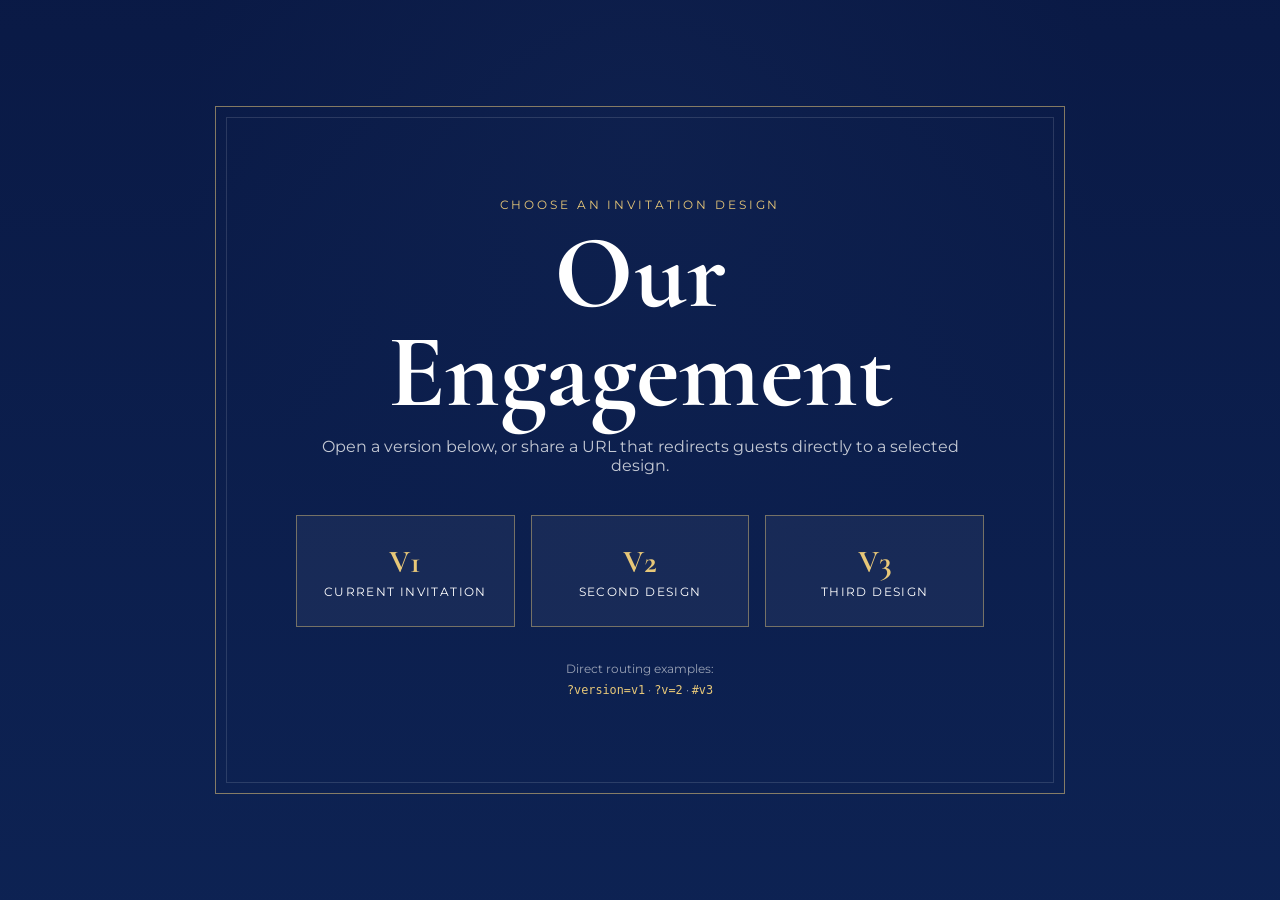
<file: index.html>
<!DOCTYPE html>
<html lang="en">
<head>
  <meta charset="UTF-8">
  <meta name="viewport" content="width=device-width, initial-scale=1.0">
  <meta name="theme-color" content="#10265f">
  <title>Engagement Invitation</title>
  <link rel="preconnect" href="https://fonts.googleapis.com">
  <link rel="preconnect" href="https://fonts.gstatic.com" crossorigin>
  <link href="https://fonts.googleapis.com/css2?family=Cormorant+Garamond:wght@500;600;700&family=Montserrat:wght@400;500;600&display=swap" rel="stylesheet">
  <style>
    :root { --blue:#10265f; --gold:#c89a3d; --gold-light:#e7c778; --cream:#fffaf0; }
    * { box-sizing:border-box; }
    body {
      margin:0;
      min-height:100svh;
      display:grid;
      place-items:center;
      padding:2rem;
      font-family:"Montserrat",sans-serif;
      color:white;
      text-align:center;
      background:
        linear-gradient(rgba(9,24,66,.88),rgba(13,34,82,.95)),
        radial-gradient(circle at 50% 15%,#315294,transparent 46%),
        var(--blue);
    }
    main {
      width:min(850px,100%);
      padding:clamp(2rem,7vw,5rem);
      border:1px solid rgba(231,199,120,.55);
      outline:1px solid rgba(255,255,255,.13);
      outline-offset:-12px;
    }
    .eyebrow {
      color:var(--gold-light);
      text-transform:uppercase;
      letter-spacing:.25em;
      font-size:.72rem;
    }
    h1 {
      margin:.5rem 0 1rem;
      font-family:"Cormorant Garamond",serif;
      font-size:clamp(3rem,9vw,6.5rem);
      line-height:.95;
    }
    .intro { color:rgba(255,255,255,.76); }
    .versions {
      margin-top:2.5rem;
      display:grid;
      grid-template-columns:repeat(3,1fr);
      gap:1rem;
    }
    .version-card {
      padding:1.6rem 1rem;
      color:white;
      text-decoration:none;
      border:1px solid rgba(231,199,120,.45);
      background:rgba(255,255,255,.05);
      transition:.25s ease;
    }
    .version-card:hover {
      transform:translateY(-4px);
      background:rgba(231,199,120,.12);
    }
    .version-card strong {
      display:block;
      color:var(--gold-light);
      font-family:"Cormorant Garamond",serif;
      font-size:2rem;
    }
    .version-card span {
      font-size:.72rem;
      text-transform:uppercase;
      letter-spacing:.12em;
    }
    .routing-note {
      margin-top:2rem;
      color:rgba(255,255,255,.58);
      font-size:.74rem;
      line-height:1.8;
    }
    code { color:var(--gold-light); }
    @media(max-width:650px) { .versions { grid-template-columns:1fr; } }
  </style>
  <script>
    (function () {
      const params = new URLSearchParams(window.location.search);
      let requested = (params.get("version") || params.get("v") || "").toLowerCase();

      if (!requested && window.location.hash) {
        requested = window.location.hash.slice(1).toLowerCase();
      }

      const aliases = {
        "1": "v1", "v1": "v1",
        "2": "v2", "v2": "v2",
        "3": "v3", "v3": "v3"
      };

      const destination = aliases[requested];
      if (destination) {
        window.location.replace("./" + destination + "/");
      }
    })();
  </script>
</head>
<body>
  <main>
    <p class="eyebrow">Choose an invitation design</p>
    <h1>Our Engagement</h1>
    <p class="intro">Open a version below, or share a URL that redirects guests directly to a selected design.</p>

    <div class="versions">
      <a class="version-card" href="./v1/"><strong>V1</strong><span>Current invitation</span></a>
      <a class="version-card" href="./v2/"><strong>V2</strong><span>Second design</span></a>
      <a class="version-card" href="./v3/"><strong>V3</strong><span>Third design</span></a>
    </div>

    <p class="routing-note">
      Direct routing examples:<br>
      <code>?version=v1</code> · <code>?v=2</code> · <code>#v3</code>
    </p>
  </main>
</body>
</html>
</file>
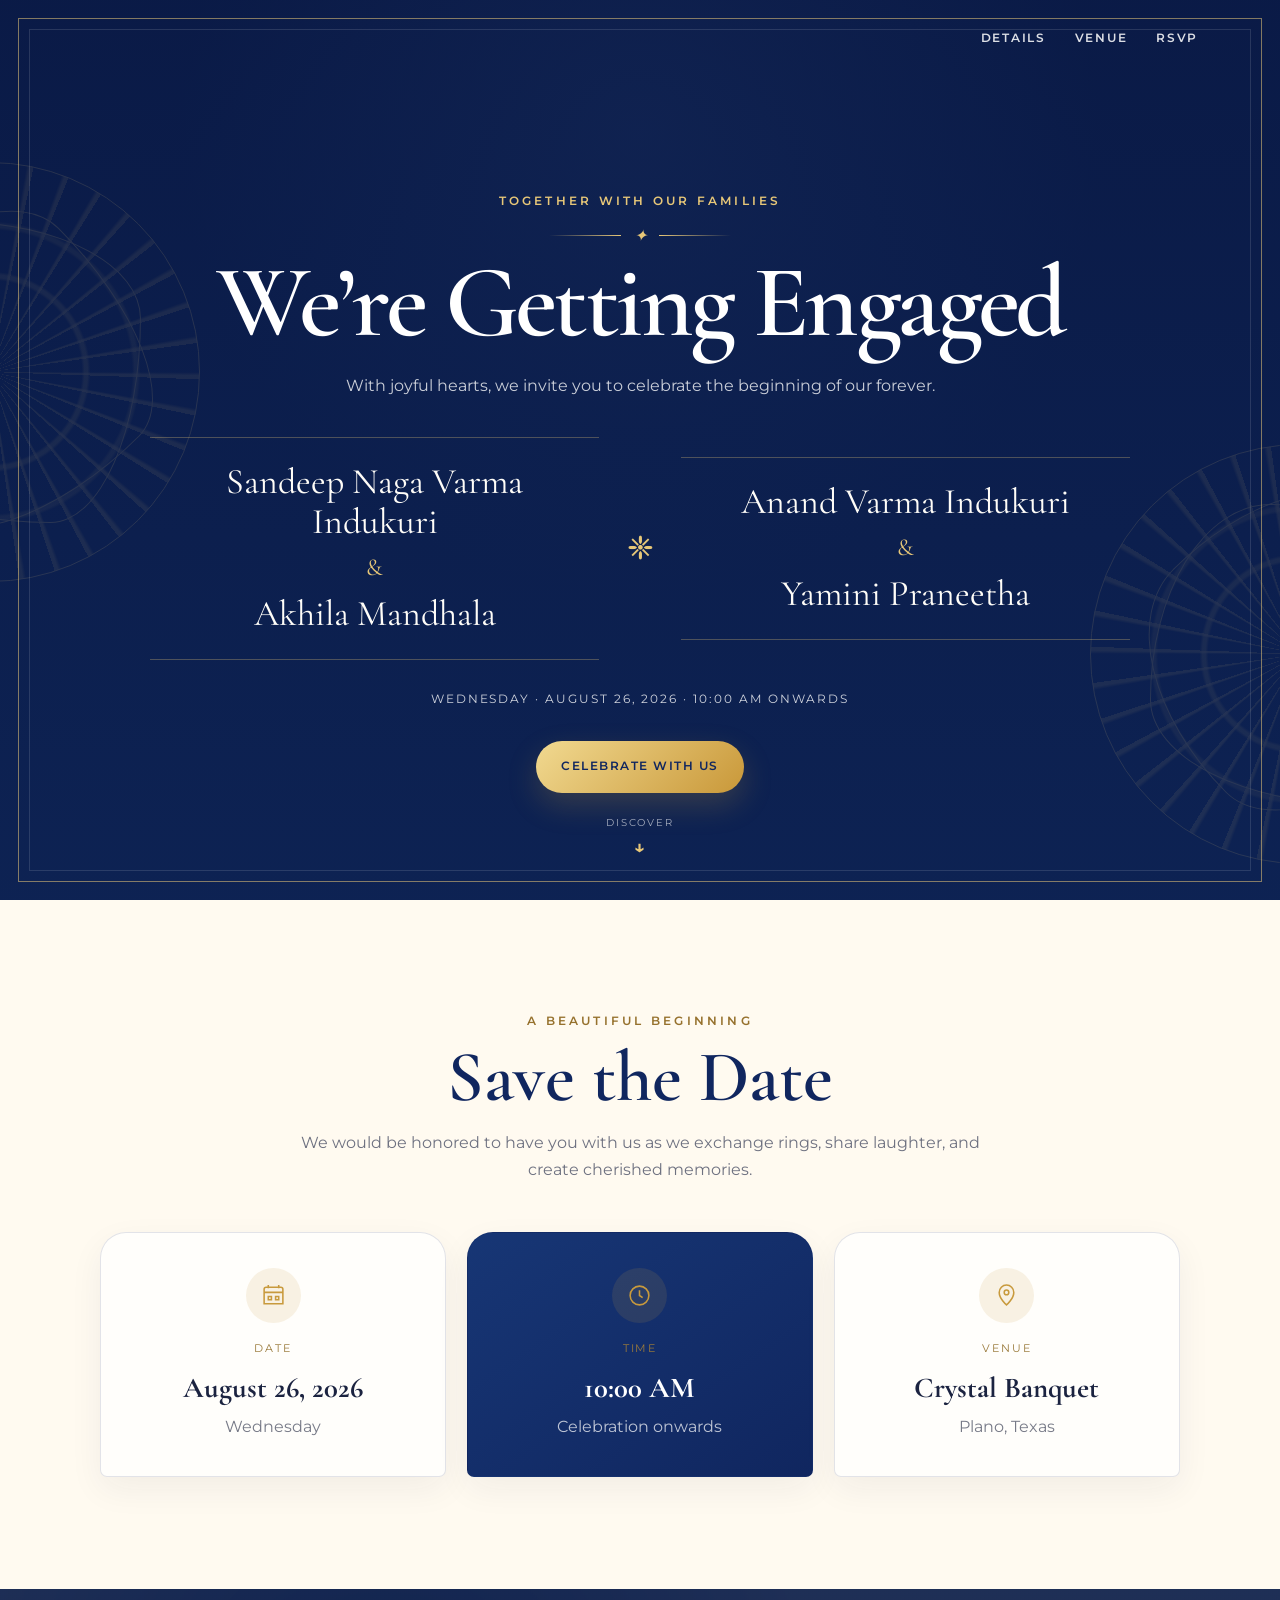
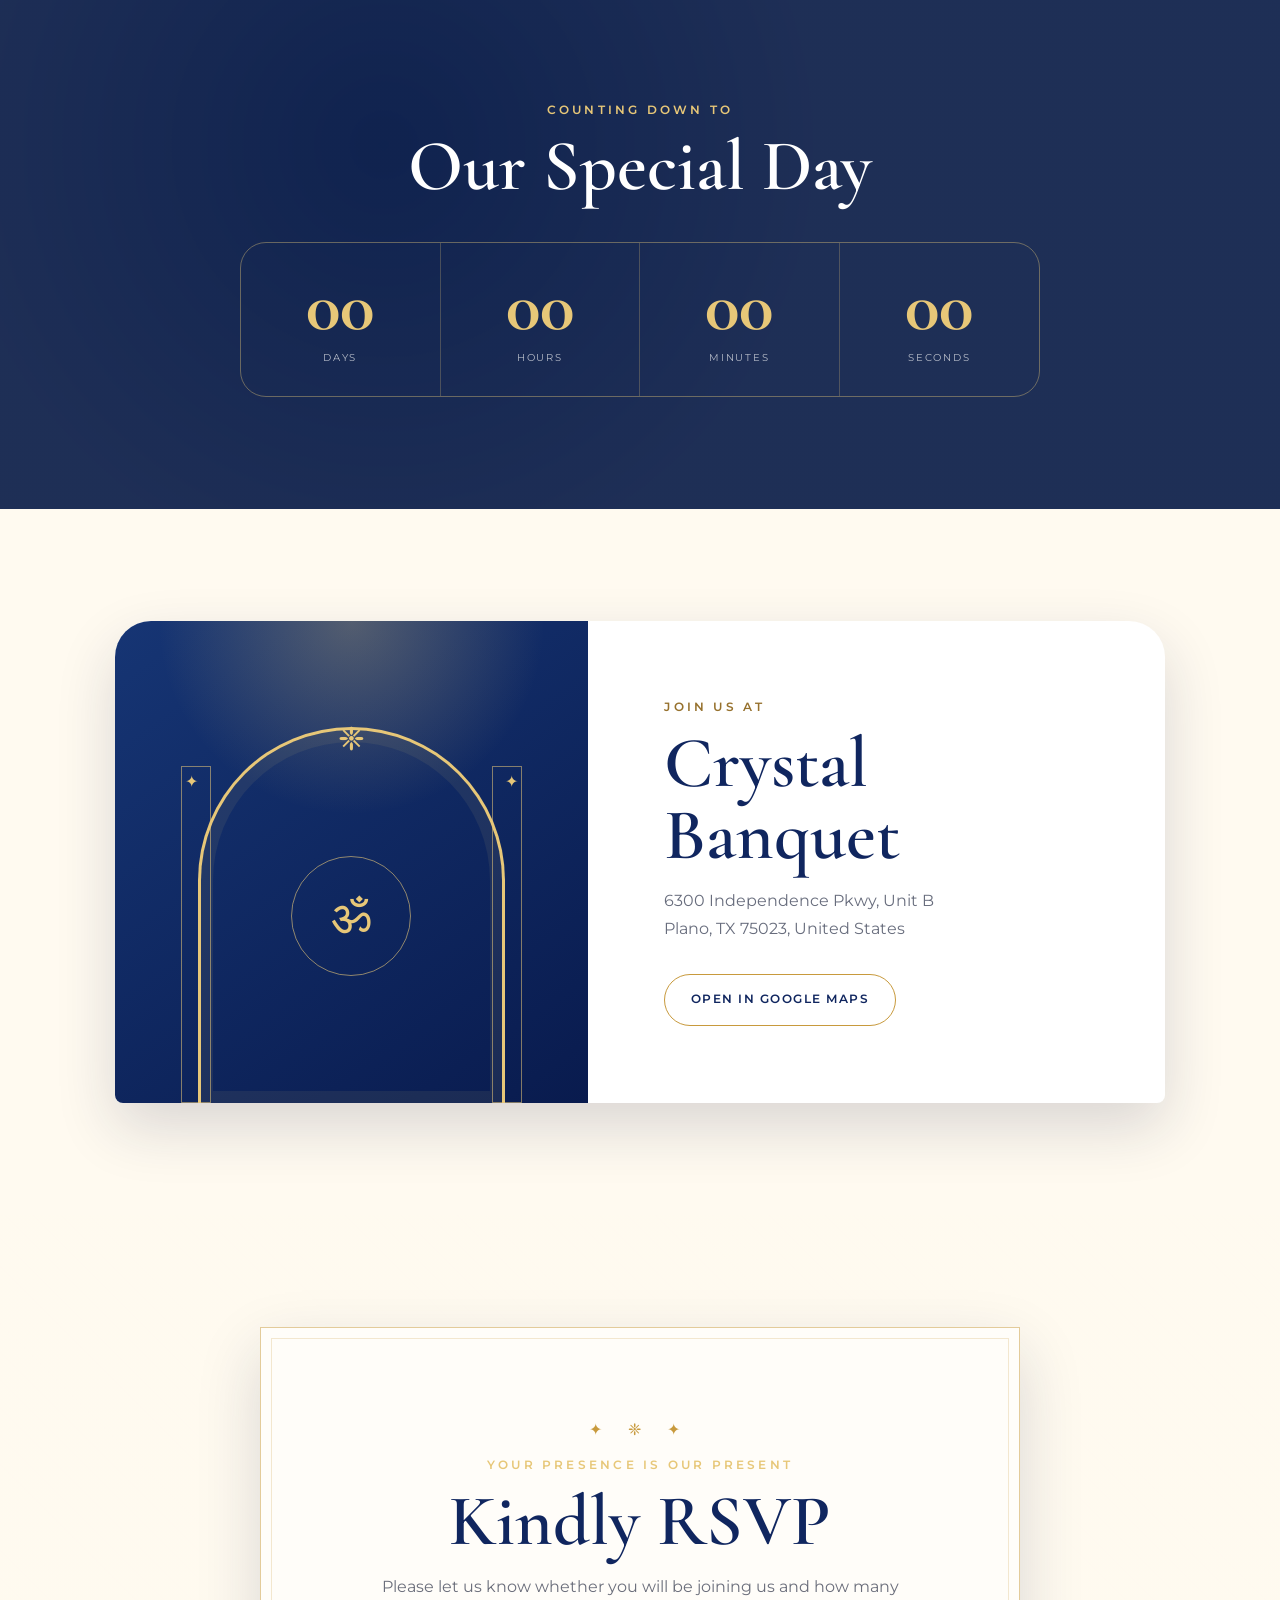
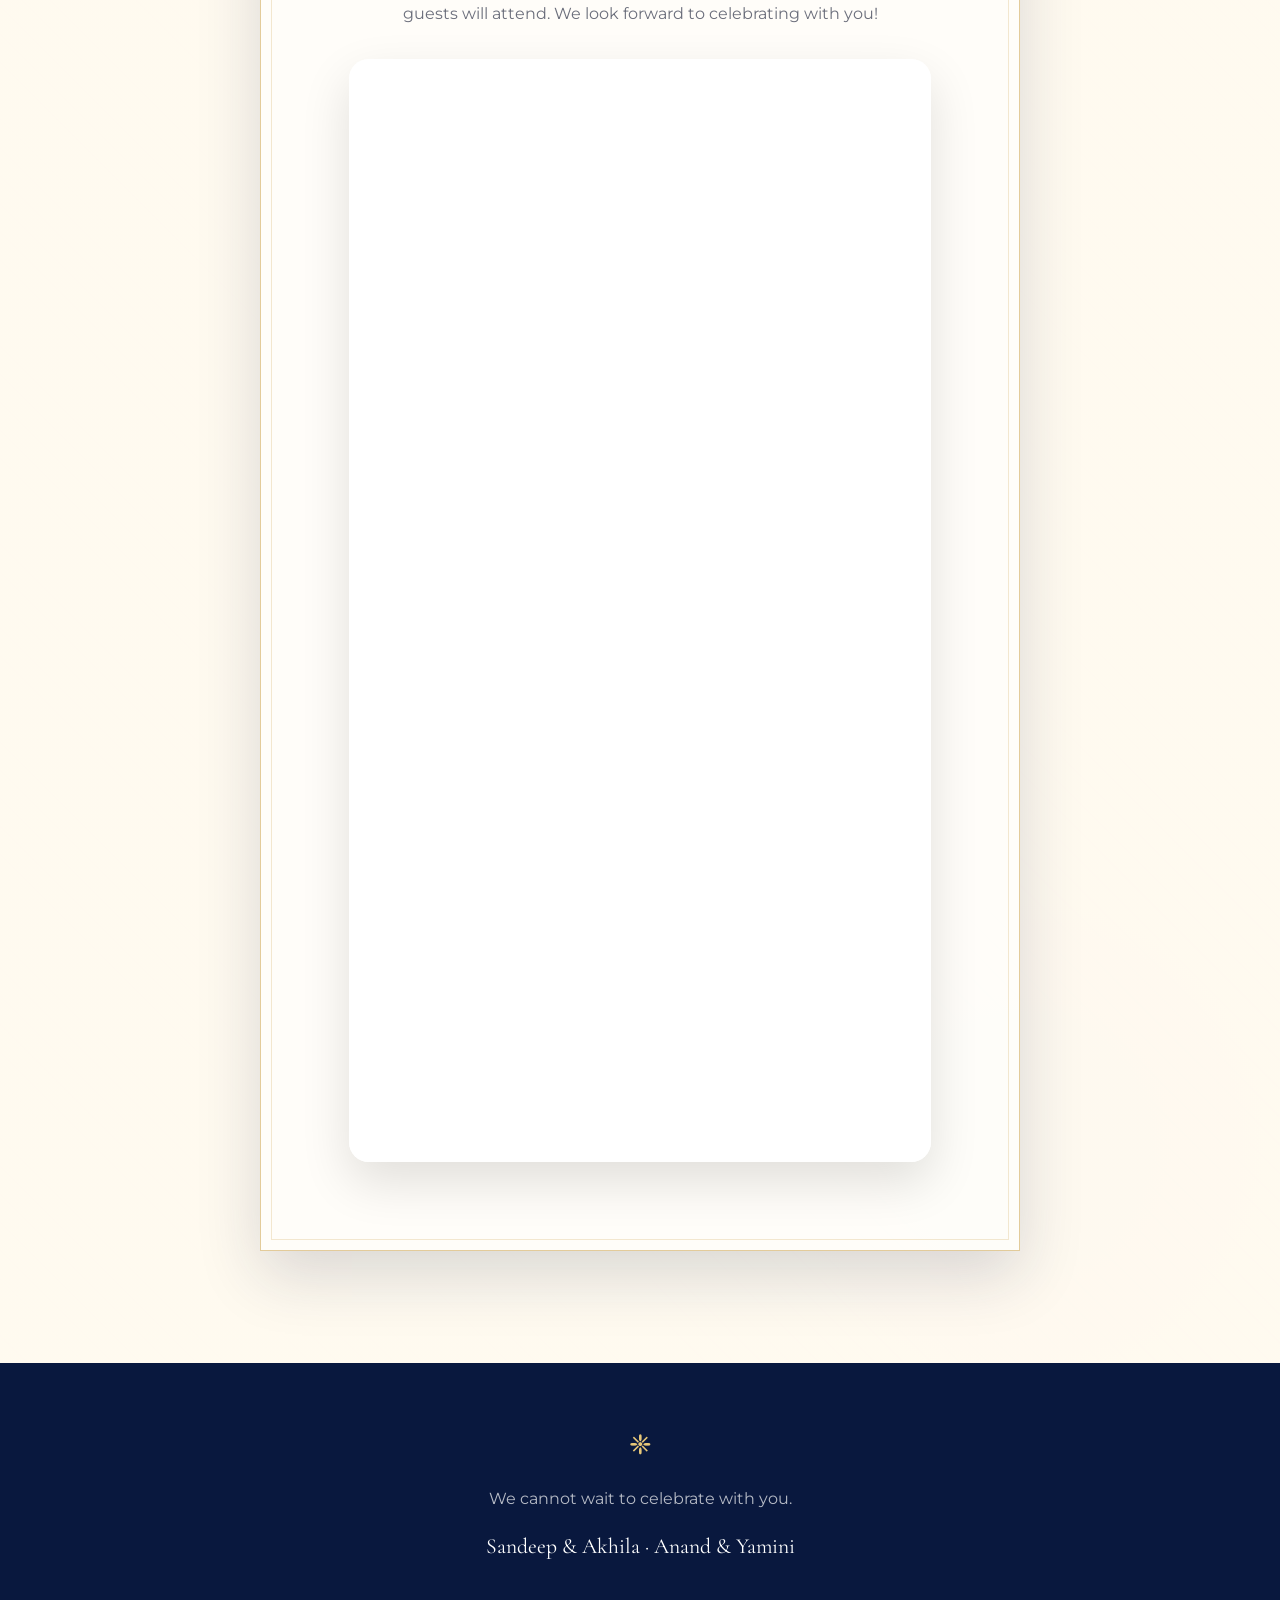
<file: v1/index.html>
<!DOCTYPE html>
<html lang="en">
<head>
  <meta charset="UTF-8" />
  <meta name="viewport" content="width=device-width, initial-scale=1.0" />
  <meta name="theme-color" content="#10265f" />
  <meta name="description" content="Engagement celebration invitation for Sandeep & Akhila and Anand & Yamini." />
  <title>Our Engagement Celebration</title>

  <link rel="preconnect" href="https://fonts.googleapis.com">
  <link rel="preconnect" href="https://fonts.gstatic.com" crossorigin>
  <link href="https://fonts.googleapis.com/css2?family=Cormorant+Garamond:wght@500;600;700&family=Montserrat:wght@400;500;600&display=swap" rel="stylesheet">
  <link rel="stylesheet" href="../assets/style.css" />
</head>
<body>
  <div class="page-shell">
    <header class="hero" id="home">
      <div class="mandala mandala-left" aria-hidden="true"></div>
      <div class="mandala mandala-right" aria-hidden="true"></div>
      <div class="petal-field" aria-hidden="true"></div>

      <nav class="top-nav" aria-label="Main navigation">
        <!-- <a class="monogram" href="#home" aria-label="Back to top">S • A</a> -->
        <div></div>
        <div class="nav-links">
          <a href="#details">Details</a>
          <a href="#venue">Venue</a>
          <a href="#rsvp">RSVP</a>
        </div>
      </nav>

      <div class="hero-content reveal">
        <p class="eyebrow">Together with our families</p>
        <div class="ornament"><span></span><i>✦</i><span></span></div>
        <h1>We’re Getting Engaged</h1>
        <p class="intro">With joyful hearts, we invite you to celebrate the beginning of our forever.</p>

        <div class="couples">
          <div class="couple-card">
            <p class="first-name">Sandeep Naga Varma Indukuri</p>
            <span class="ampersand">&</span>
            <p class="first-name">Akhila Mandhala</p>
          </div>

          <div class="center-flower" aria-hidden="true">❈</div>

          <div class="couple-card">
            <p class="first-name">Anand Varma Indukuri</p>
            <span class="ampersand">&</span>
            <p class="first-name">Yamini Praneetha</p>
          </div>
        </div>

        <p class="date-line">Wednesday · August 26, 2026 · 10:00 AM onwards</p>
        <a class="primary-button" href="#rsvp">Celebrate With Us</a>
      </div>

      <a class="scroll-cue" href="#details" aria-label="Scroll to event details">
        <span>Discover</span>
        <b>↓</b>
      </a>
    </header>

    <main>
      <section class="details-section section" id="details">
        <div class="section-heading reveal">
          <p class="eyebrow dark">A beautiful beginning</p>
          <h2>Save the Date</h2>
          <p>We would be honored to have you with us as we exchange rings, share laughter, and create cherished memories.</p>
        </div>

        <div class="detail-grid">
          <article class="detail-card reveal">
            <div class="icon-wrap" aria-hidden="true">
              <svg viewBox="0 0 24 24"><path d="M7 2v3M17 2v3M3.5 9h17M5 4h14a2 2 0 0 1 2 2v14H3V6a2 2 0 0 1 2-2Z"/><path d="M7 13h3v3H7zM14 13h3v3h-3z"/></svg>
            </div>
            <p class="card-label">Date</p>
            <h3>August 26, 2026</h3>
            <p>Wednesday</p>
          </article>

          <article class="detail-card featured reveal">
            <div class="icon-wrap" aria-hidden="true">
              <svg viewBox="0 0 24 24"><circle cx="12" cy="12" r="9"/><path d="M12 7v5l3 2"/></svg>
            </div>
            <p class="card-label">Time</p>
            <h3>10:00 AM</h3>
            <p>Celebration onwards</p>
          </article>

          <article class="detail-card reveal">
            <div class="icon-wrap" aria-hidden="true">
              <svg viewBox="0 0 24 24"><path d="M12 21s7-6 7-12a7 7 0 1 0-14 0c0 6 7 12 7 12Z"/><circle cx="12" cy="9" r="2.2"/></svg>
            </div>
            <p class="card-label">Venue</p>
            <h3>Crystal Banquet</h3>
            <p>Plano, Texas</p>
          </article>
        </div>
      </section>

      <section class="countdown-section section">
        <div class="countdown-copy reveal">
          <p class="eyebrow">Counting down to</p>
          <h2>Our Special Day</h2>
        </div>
        <div class="countdown reveal" data-event-date="2026-08-26T10:00:00-05:00">
          <div><strong id="days">00</strong><span>Days</span></div>
          <div><strong id="hours">00</strong><span>Hours</span></div>
          <div><strong id="minutes">00</strong><span>Minutes</span></div>
          <div><strong id="seconds">00</strong><span>Seconds</span></div>
        </div>
      </section>

      <section class="venue-section section" id="venue">
        <div class="venue-card reveal">
          <div class="venue-art" aria-hidden="true">
            <div class="arch">
              <span class="arch-flower one">✦</span>
              <span class="arch-flower two">❈</span>
              <span class="arch-flower three">✦</span>
              <div class="lamp">ॐ</div>
            </div>
          </div>
          <div class="venue-copy">
            <p class="eyebrow dark">Join us at</p>
            <h2>Crystal Banquet</h2>
            <p class="address">6300 Independence Pkwy, Unit B<br>Plano, TX 75023, United States</p>
            <a class="outline-button" href="https://www.google.com/maps/search/?api=1&query=Crystal+Banquet+6300+Independence+Pkwy+Unit+B+Plano+TX+75023" target="_blank" rel="noopener noreferrer">
              Open in Google Maps
            </a>
          </div>
        </div>
      </section>

      <section class="rsvp-section section" id="rsvp">
        <div class="rsvp-panel reveal">
          <div class="small-ornament">✦ ❈ ✦</div>
          <p class="eyebrow">Your presence is our present</p>
          <h2>Kindly RSVP</h2>
          <p>Please let us know whether you will be joining us and how many guests will attend. We look forward to celebrating with you!</p>

          <div class="form-container">
            <iframe
              src="https://docs.google.com/forms/d/e/1FAIpQLSfjzA1CecTggnlEptnCaKhr09cavFbbHGw-cOLbHXmWTZkXow/viewform?embedded=true"
              title="Engagement RSVP Form"
              width="100%"
              height="1103"
              frameborder="0"
              marginheight="0"
              marginwidth="0"
              loading="lazy">
              Loading…
            </iframe>
          </div>
        </div>
      </section>
    </main>

    <footer>
      <div class="footer-flourish">❈</div>
      <p>We cannot wait to celebrate with you.</p>
      <p class="footer-names">Sandeep & Akhila · Anand & Yamini</p>
    </footer>
  </div>

  <script src="../assets/script.js"></script>
</body>
</html>
</file>
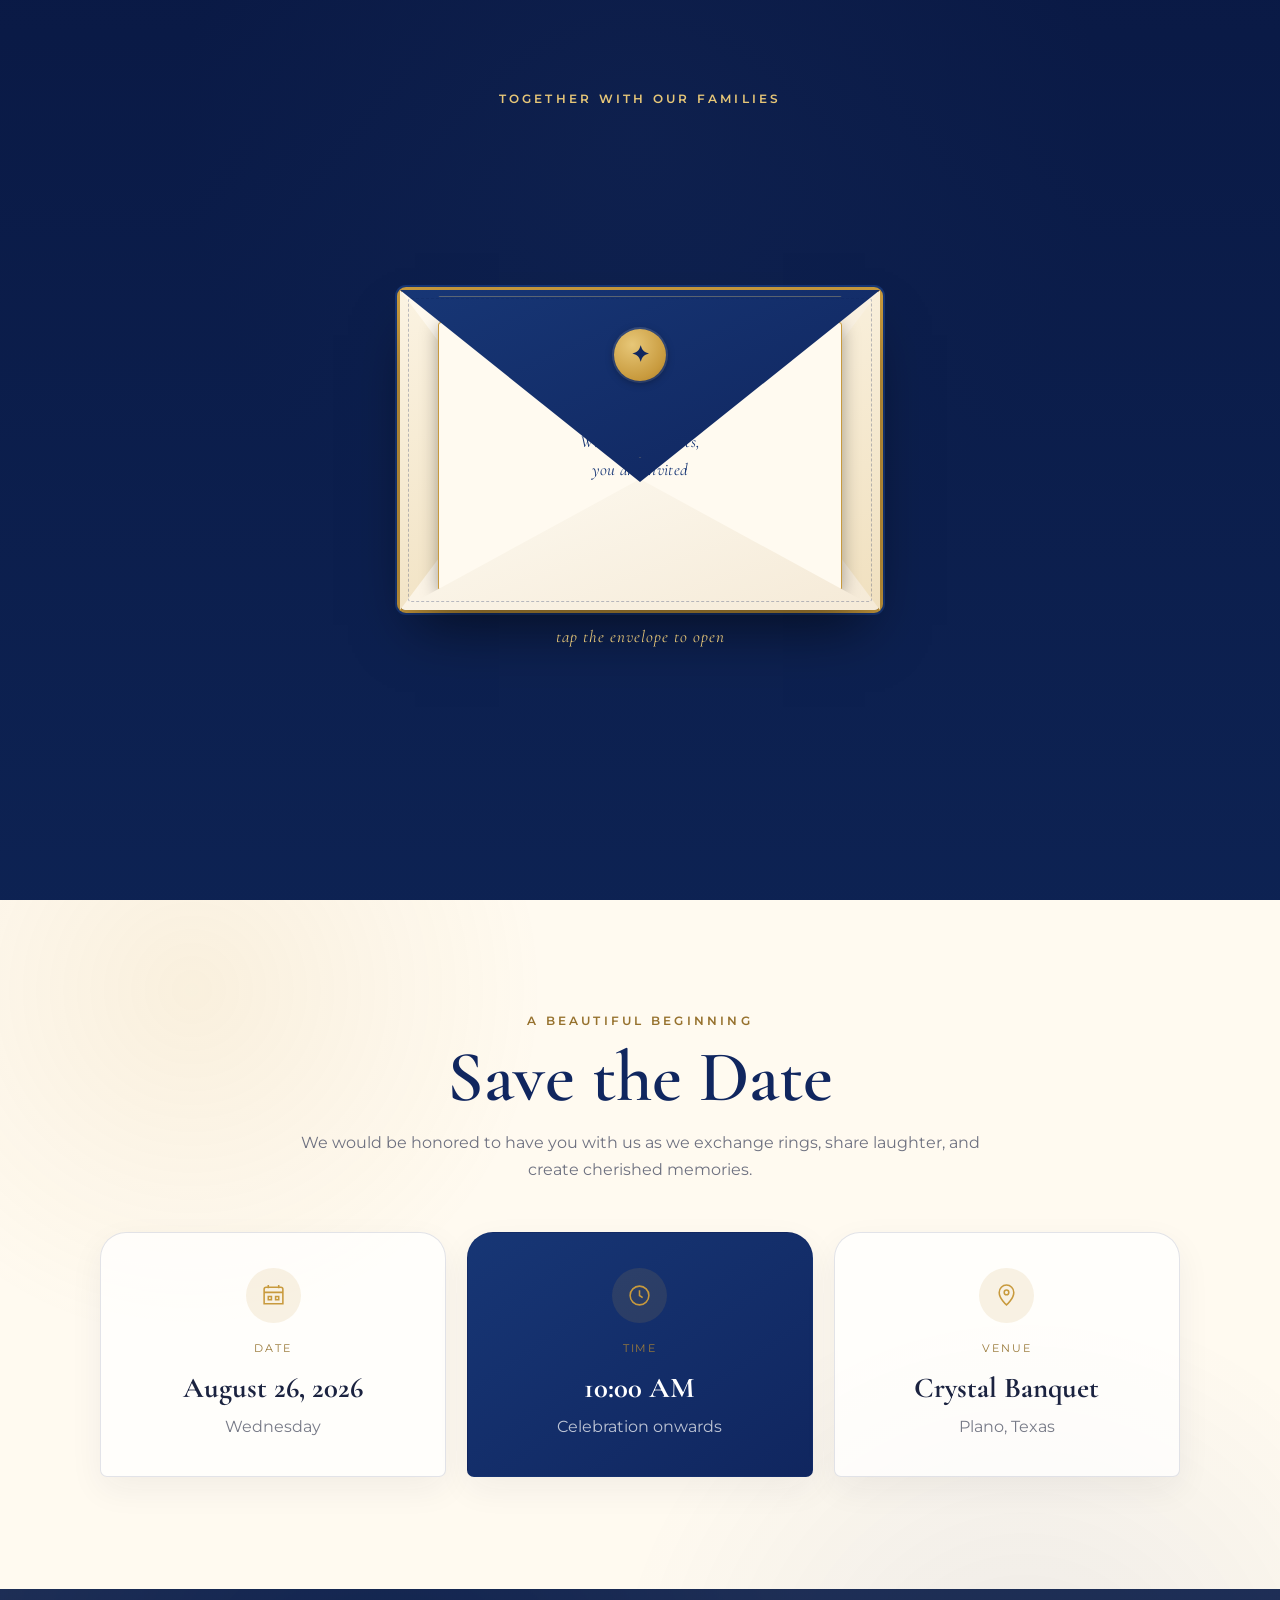
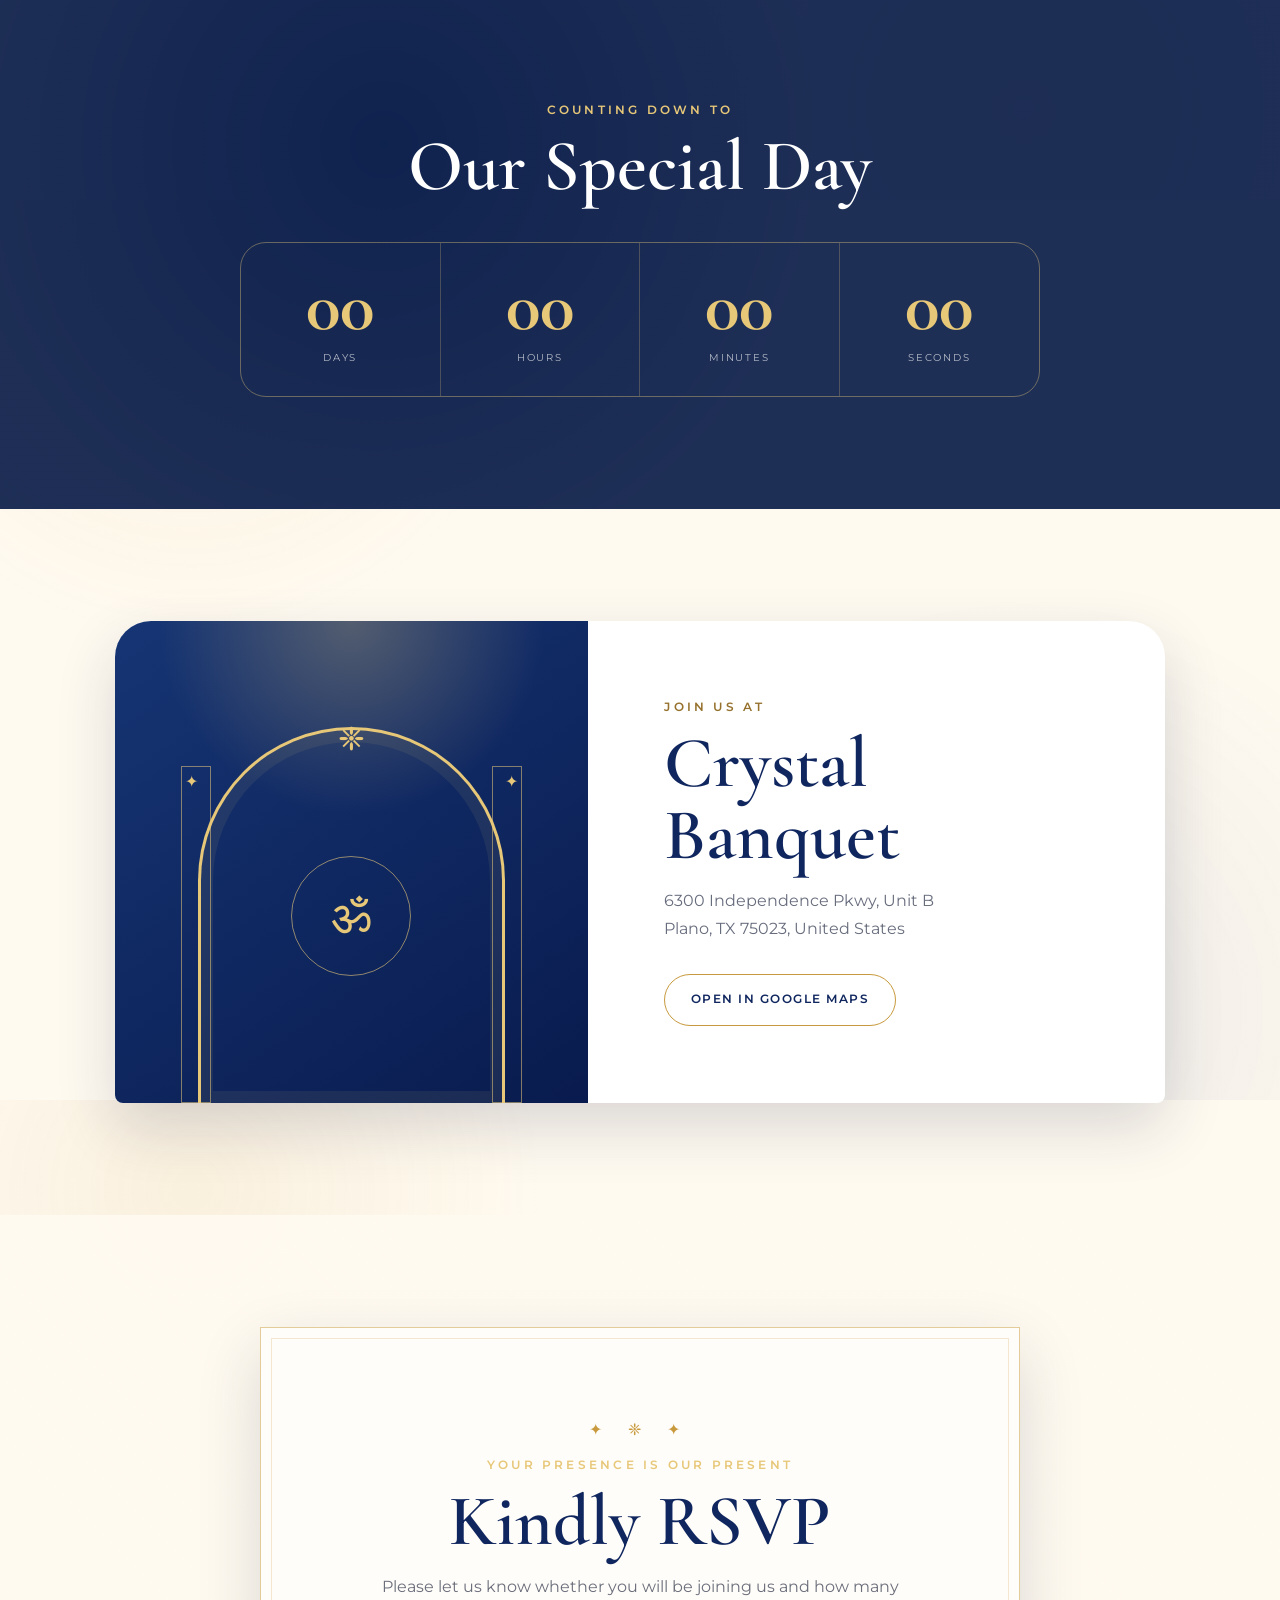
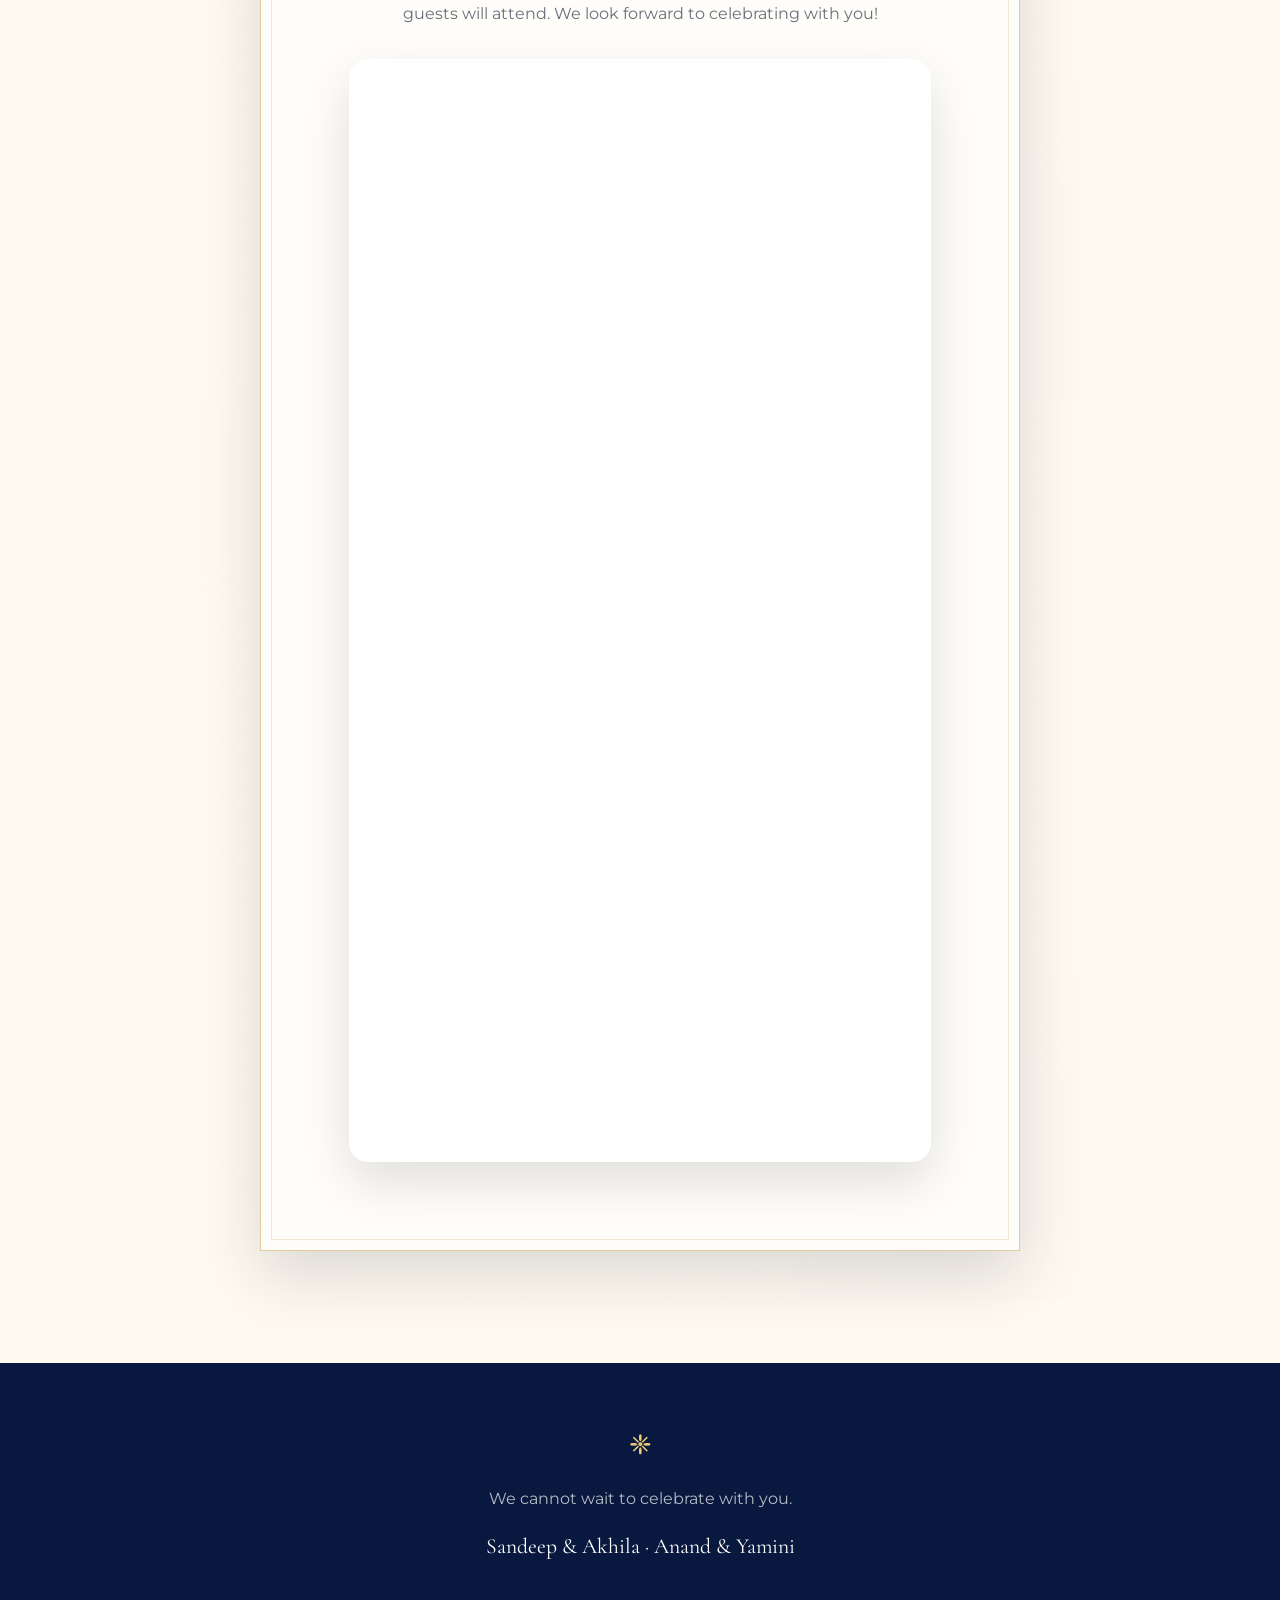
<file: v3/index.html>
<!DOCTYPE html>
<html lang="en">
<head>
  <meta charset="UTF-8" />
  <meta name="viewport" content="width=device-width, initial-scale=1.0" />
  <meta name="theme-color" content="#10265f" />
  <meta name="description" content="Engagement celebration invitation for Sandeep & Akhila and Anand & Yamini." />
  <title>Our Engagement Celebration</title>
  <link rel="preconnect" href="https://fonts.googleapis.com">
  <link rel="preconnect" href="https://fonts.gstatic.com" crossorigin>
  <link href="https://fonts.googleapis.com/css2?family=Cormorant+Garamond:wght@500;600;700&family=Montserrat:wght@400;500;600&display=swap" rel="stylesheet">
  <link rel="stylesheet" href="style.css" />
</head>
<body>

  <!-- Envelope entry gate: tap to open and reveal the invitation -->
  <div class="envelope-gate" id="envelopeGate">
    <div class="gate-heading" id="gateHeading">
      <p>Together with our families</p>
    </div>
    <div class="envelope-wrap" id="envelopeWrap">
      <div class="envelope-body">
        <div class="env-border"></div>
        <div class="env-side-left"></div>
        <div class="env-side-right"></div>
        <div class="env-pocket"></div>
        <div class="env-letter"><p>With joyful hearts,<br>you are invited</p></div>
        <div class="env-flap">
          <div class="env-flap-trim"></div>
          <div class="env-seal"><span>✦</span></div>
        </div>
      </div>
      <div class="gate-hint">tap the envelope to open</div>
    </div>
  </div>

  <div class="page-shell">
    <header class="hero" id="home">
      <div class="mandala mandala-left" aria-hidden="true"></div>
      <div class="mandala mandala-right" aria-hidden="true"></div>
      <div class="petal-field" aria-hidden="true"></div>
      <nav class="top-nav" aria-label="Main navigation">
        <!-- <a class="monogram" href="#home" aria-label="Back to top">S • A</a> -->
        <div></div>
        <div class="nav-links">
          <a href="#details">Details</a>
          <a href="#venue">Venue</a>
          <a href="#rsvp">RSVP</a>
        </div>
      </nav>
      <div class="hero-content reveal">
        <p class="eyebrow">Together with our families</p>
        <div class="ornament"><span></span><i>✦</i><span></span></div>
        <h1>We’re Getting Engaged</h1>
        <p class="intro">With joyful hearts, we invite you to celebrate the beginning of our forever.</p>
        <div class="couples">
          <div class="couple-card">
            <p class="first-name">Sandeep Naga Varma Indukuri</p>
            <span class="ampersand">&</span>
            <p class="first-name">Akhila Mandhala</p>
          </div>
          <div class="center-flower" aria-hidden="true">❈</div>
          <div class="couple-card">
            <p class="first-name">Anand Varma Indukuri</p>
            <span class="ampersand">&</span>
            <p class="first-name">Yamini Praneetha</p>
          </div>
        </div>
        <p class="date-line">Wednesday · August 26, 2026 · 10:00 AM onwards</p>
        <a class="primary-button" href="#rsvp">Celebrate With Us</a>
      </div>
      <a class="scroll-cue" href="#details" aria-label="Scroll to event details">
        <span>Discover</span>
        <b>↓</b>
      </a>
    </header>
    <main>
      <section class="details-section section" id="details">
        <div class="section-heading reveal">
          <p class="eyebrow dark">A beautiful beginning</p>
          <h2>Save the Date</h2>
          <p>We would be honored to have you with us as we exchange rings, share laughter, and create cherished memories.</p>
        </div>
        <div class="detail-grid">
          <article class="detail-card reveal">
            <div class="icon-wrap" aria-hidden="true">
              <svg viewBox="0 0 24 24"><path d="M7 2v3M17 2v3M3.5 9h17M5 4h14a2 2 0 0 1 2 2v14H3V6a2 2 0 0 1 2-2Z"/><path d="M7 13h3v3H7zM14 13h3v3h-3z"/></svg>
            </div>
            <p class="card-label">Date</p>
            <h3>August 26, 2026</h3>
            <p>Wednesday</p>
          </article>
          <article class="detail-card featured reveal">
            <div class="icon-wrap" aria-hidden="true">
              <svg viewBox="0 0 24 24"><circle cx="12" cy="12" r="9"/><path d="M12 7v5l3 2"/></svg>
            </div>
            <p class="card-label">Time</p>
            <h3>10:00 AM</h3>
            <p>Celebration onwards</p>
          </article>
          <article class="detail-card reveal">
            <div class="icon-wrap" aria-hidden="true">
              <svg viewBox="0 0 24 24"><path d="M12 21s7-6 7-12a7 7 0 1 0-14 0c0 6 7 12 7 12Z"/><circle cx="12" cy="9" r="2.2"/></svg>
            </div>
            <p class="card-label">Venue</p>
            <h3>Crystal Banquet</h3>
            <p>Plano, Texas</p>
          </article>
        </div>
      </section>
      <section class="countdown-section section">
        <div class="countdown-copy reveal">
          <p class="eyebrow">Counting down to</p>
          <h2>Our Special Day</h2>
        </div>
        <div class="countdown reveal" data-event-date="2026-08-26T10:00:00-05:00">
          <div><strong id="days">00</strong><span>Days</span></div>
          <div><strong id="hours">00</strong><span>Hours</span></div>
          <div><strong id="minutes">00</strong><span>Minutes</span></div>
          <div><strong id="seconds">00</strong><span>Seconds</span></div>
        </div>
      </section>
      <section class="venue-section section" id="venue">
        <div class="venue-card reveal">
          <div class="venue-art" aria-hidden="true">
            <div class="arch">
              <span class="arch-flower one">✦</span>
              <span class="arch-flower two">❈</span>
              <span class="arch-flower three">✦</span>
              <div class="lamp">ॐ</div>
            </div>
          </div>
          <div class="venue-copy">
            <p class="eyebrow dark">Join us at</p>
            <h2>Crystal Banquet</h2>
            <p class="address">6300 Independence Pkwy, Unit B<br>Plano, TX 75023, United States</p>
            <a class="outline-button" href="https://www.google.com/maps/search/?api=1&query=Crystal+Banquet+6300+Independence+Pkwy+Unit+B+Plano+TX+75023" target="_blank" rel="noopener noreferrer">
              Open in Google Maps
            </a>
          </div>
        </div>
      </section>
      <section class="rsvp-section section" id="rsvp">
        <div class="rsvp-panel reveal">
          <div class="small-ornament">✦ ❈ ✦</div>
          <p class="eyebrow">Your presence is our present</p>
          <h2>Kindly RSVP</h2>
          <p>Please let us know whether you will be joining us and how many guests will attend. We look forward to celebrating with you!</p>
          <div class="form-container">
            <iframe
              src="https://docs.google.com/forms/d/e/1FAIpQLSfjzA1CecTggnlEptnCaKhr09cavFbbHGw-cOLbHXmWTZkXow/viewform?embedded=true"
              title="Engagement RSVP Form"
              width="100%"
              height="1103"
              frameborder="0"
              marginheight="0"
              marginwidth="0"
              loading="lazy">
              Loading…
            </iframe>
          </div>
        </div>
      </section>
    </main>
    <footer>
      <div class="footer-flourish">❈</div>
      <p>We cannot wait to celebrate with you.</p>
      <p class="footer-names">Sandeep & Akhila · Anand & Yamini</p>
    </footer>
  </div>
  <script src="script.js"></script>
</body>
</html>
</file>
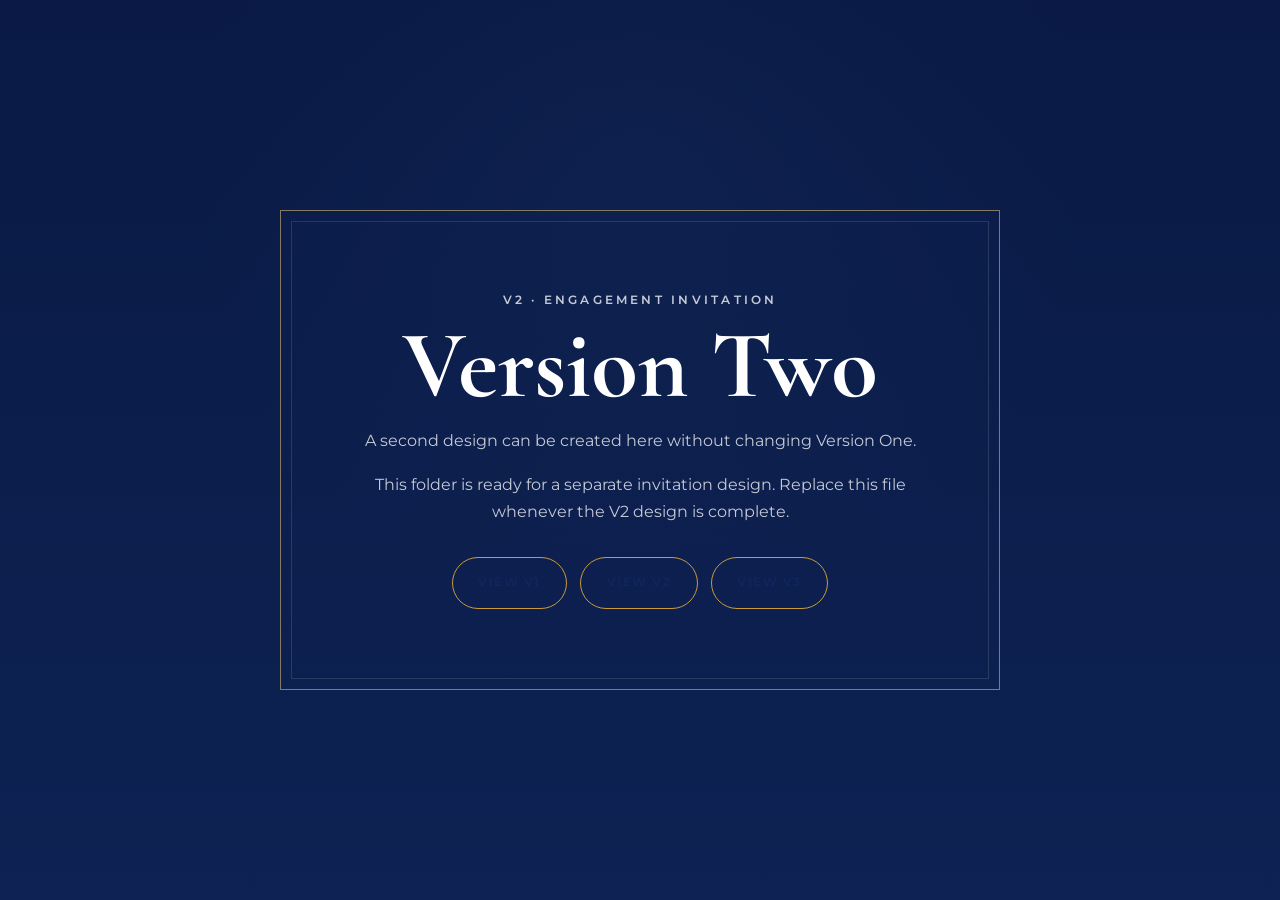
<file: v1/v2/index.html>
<!DOCTYPE html>
<html lang="en">
<head>
  <meta charset="UTF-8">
  <meta name="viewport" content="width=device-width, initial-scale=1.0">
  <meta name="theme-color" content="#10265f">
  <title>Version Two</title>
  <link rel="preconnect" href="https://fonts.googleapis.com">
  <link rel="preconnect" href="https://fonts.gstatic.com" crossorigin>
  <link href="https://fonts.googleapis.com/css2?family=Cormorant+Garamond:wght@500;600;700&family=Montserrat:wght@400;500;600&display=swap" rel="stylesheet">
  <link rel="stylesheet" href="../assets/style.css">
  <style>
    .version-placeholder {
      min-height: 100svh;
      display: grid;
      place-items: center;
      padding: 2rem;
      text-align: center;
      color: white;
      background:
        linear-gradient(rgba(9,24,66,.88), rgba(13,34,82,.95)),
        radial-gradient(circle at 50% 20%, #315294, transparent 46%),
        #10265f;
    }
    .version-placeholder article {
      width: min(720px, 100%);
      padding: clamp(2.5rem, 8vw, 5rem);
      border: 1px solid rgba(231,199,120,.55);
      outline: 1px solid rgba(255,255,255,.12);
      outline-offset: -12px;
    }
    .version-placeholder h1 {
      margin: .4rem 0 1rem;
      font-family: "Cormorant Garamond", serif;
      font-size: clamp(3rem, 8vw, 6rem);
      line-height: .95;
    }
    .version-placeholder p {
      color: rgba(255,255,255,.76);
    }
    .version-nav {
      display: flex;
      flex-wrap: wrap;
      justify-content: center;
      gap: .8rem;
      margin-top: 2rem;
    }
  </style>
</head>
<body>
  <main class="version-placeholder">
    <article>
      <p class="eyebrow">V2 · Engagement invitation</p>
      <h1>Version Two</h1>
      <p>A second design can be created here without changing Version One.</p>
      <p>This folder is ready for a separate invitation design. Replace this file whenever the V2 design is complete.</p>
      <nav class="version-nav" aria-label="Invitation versions">
        <a class="outline-button" href="../?version=v1">View V1</a>
        <a class="outline-button" href="../?version=v2">View V2</a>
        <a class="outline-button" href="../?version=v3">View V3</a>
      </nav>
    </article>
  </main>
</body>
</html>
</file>
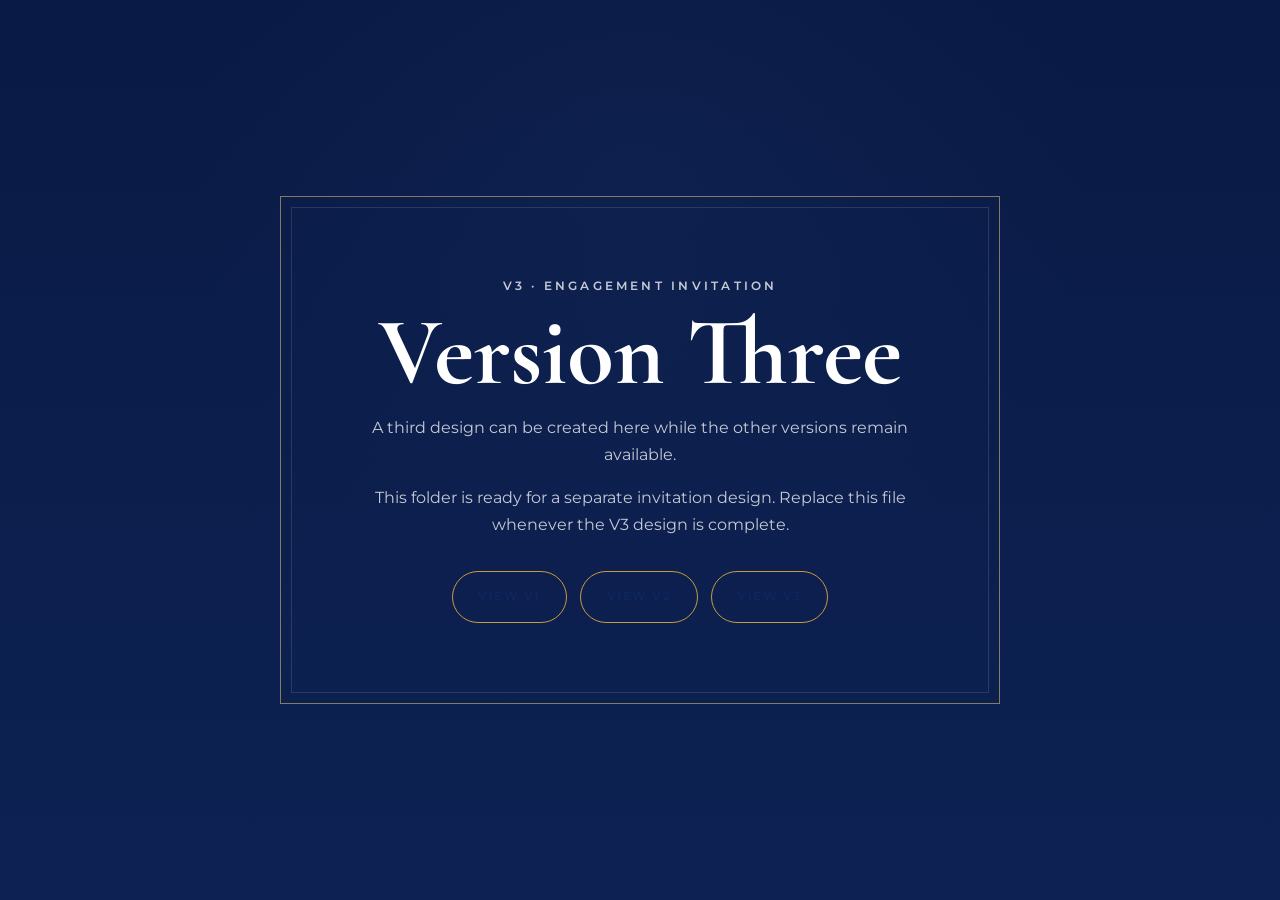
<file: v1/v3/index.html>
<!DOCTYPE html>
<html lang="en">
<head>
  <meta charset="UTF-8">
  <meta name="viewport" content="width=device-width, initial-scale=1.0">
  <meta name="theme-color" content="#10265f">
  <title>Version Three</title>
  <link rel="preconnect" href="https://fonts.googleapis.com">
  <link rel="preconnect" href="https://fonts.gstatic.com" crossorigin>
  <link href="https://fonts.googleapis.com/css2?family=Cormorant+Garamond:wght@500;600;700&family=Montserrat:wght@400;500;600&display=swap" rel="stylesheet">
  <link rel="stylesheet" href="../assets/style.css">
  <style>
    .version-placeholder {
      min-height: 100svh;
      display: grid;
      place-items: center;
      padding: 2rem;
      text-align: center;
      color: white;
      background:
        linear-gradient(rgba(9,24,66,.88), rgba(13,34,82,.95)),
        radial-gradient(circle at 50% 20%, #315294, transparent 46%),
        #10265f;
    }
    .version-placeholder article {
      width: min(720px, 100%);
      padding: clamp(2.5rem, 8vw, 5rem);
      border: 1px solid rgba(231,199,120,.55);
      outline: 1px solid rgba(255,255,255,.12);
      outline-offset: -12px;
    }
    .version-placeholder h1 {
      margin: .4rem 0 1rem;
      font-family: "Cormorant Garamond", serif;
      font-size: clamp(3rem, 8vw, 6rem);
      line-height: .95;
    }
    .version-placeholder p {
      color: rgba(255,255,255,.76);
    }
    .version-nav {
      display: flex;
      flex-wrap: wrap;
      justify-content: center;
      gap: .8rem;
      margin-top: 2rem;
    }
  </style>
</head>
<body>
  <main class="version-placeholder">
    <article>
      <p class="eyebrow">V3 · Engagement invitation</p>
      <h1>Version Three</h1>
      <p>A third design can be created here while the other versions remain available.</p>
      <p>This folder is ready for a separate invitation design. Replace this file whenever the V3 design is complete.</p>
      <nav class="version-nav" aria-label="Invitation versions">
        <a class="outline-button" href="../?version=v1">View V1</a>
        <a class="outline-button" href="../?version=v2">View V2</a>
        <a class="outline-button" href="../?version=v3">View V3</a>
      </nav>
    </article>
  </main>
</body>
</html>
</file>
<file: assets/style.css>
:root {
  --blue: #10265f;
  --blue-2: #173675;
  --cream: #fffaf0;
  --cream-2: #f5ead7;
  --gold: #c89a3d;
  --gold-light: #e7c778;
  --ink: #1b2340;
  --shadow: 0 24px 60px rgba(22, 31, 67, 0.16);
}

* { box-sizing: border-box; }
html { scroll-behavior: smooth; }
body {
  margin: 0;
  color: var(--ink);
  background:
    radial-gradient(circle at 15% 10%, rgba(200,154,61,.10), transparent 22rem),
    radial-gradient(circle at 80% 90%, rgba(16,38,95,.08), transparent 26rem),
    var(--cream);
  font-family: "Montserrat", sans-serif;
  line-height: 1.7;
}
a { color: inherit; }
.page-shell { overflow: hidden; }
.hero {
  min-height: 100svh;
  position: relative;
  display: grid;
  place-items: center;
  padding: 7rem 1.5rem 5rem;
  color: #fff;
  text-align: center;
  isolation: isolate;
  background:
    linear-gradient(rgba(9,24,66,.84), rgba(13,34,82,.93)),
    radial-gradient(circle at 50% 15%, #315294, transparent 46%),
    var(--blue);
}
.hero::before {
  content: "";
  position: absolute;
  inset: 18px;
  border: 1px solid rgba(231,199,120,.55);
  pointer-events: none;
}
.hero::after {
  content: "";
  position: absolute;
  inset: 29px;
  border: 1px solid rgba(255,255,255,.12);
  pointer-events: none;
}
.top-nav {
  position: absolute;
  z-index: 5;
  top: 0;
  left: 0;
  right: 0;
  max-width: 1180px;
  margin: auto;
  padding: 1.8rem 2rem;
  display: flex;
  align-items: center;
  justify-content: space-between;
}
.monogram {
  text-decoration: none;
  font-family: "Cormorant Garamond", serif;
  font-size: 1.35rem;
  font-weight: 700;
  color: var(--gold-light);
  border: 1px solid rgba(231,199,120,.55);
  border-radius: 50%;
  width: 58px;
  height: 58px;
  display: grid;
  place-items: center;
}
.nav-links { display: flex; gap: 1.8rem; }
.nav-links a {
  text-decoration: none;
  text-transform: uppercase;
  letter-spacing: .15em;
  font-size: .72rem;
  font-weight: 600;
  opacity: .86;
}
.hero-content {
  position: relative;
  z-index: 2;
  width: min(980px, 100%);
}
.eyebrow {
  margin: 0 0 .6rem;
  color: var(--gold-light);
  text-transform: uppercase;
  letter-spacing: .28em;
  font-size: .72rem;
  font-weight: 600;
}
.eyebrow.dark { color: #96712d; }
.ornament {
  display: flex;
  align-items: center;
  justify-content: center;
  gap: .8rem;
  color: var(--gold-light);
}
.ornament span {
  width: 72px;
  height: 1px;
  background: linear-gradient(90deg, transparent, var(--gold-light));
}
.ornament span:last-child {
  background: linear-gradient(90deg, var(--gold-light), transparent);
}
.hero h1, h2, .first-name {
  font-family: "Cormorant Garamond", serif;
}
.hero h1 {
  margin: .4rem 0;
  font-size: clamp(3.1rem, 8vw, 6.8rem);
  line-height: .92;
  letter-spacing: -.035em;
  font-weight: 600;
}
.intro {
  max-width: 640px;
  margin: 1.5rem auto 2.2rem;
  color: rgba(255,255,255,.78);
  font-size: .98rem;
}
.couples {
  display: grid;
  grid-template-columns: 1fr auto 1fr;
  gap: 1.7rem;
  align-items: center;
  margin: 2.3rem auto 1.6rem;
}
.couple-card {
  padding: 1.5rem 1rem;
  border-top: 1px solid rgba(231,199,120,.3);
  border-bottom: 1px solid rgba(231,199,120,.3);
}
.first-name {
  margin: 0;
  font-size: clamp(1.45rem, 3vw, 2.25rem);
  line-height: 1.12;
  color: #fffdf8;
}
.ampersand {
  display: block;
  margin: .35rem 0;
  color: var(--gold-light);
  font-family: "Cormorant Garamond", serif;
  font-size: 1.5rem;
}
.center-flower { color: var(--gold-light); font-size: 2rem; }
.date-line {
  text-transform: uppercase;
  letter-spacing: .16em;
  font-size: .76rem;
  color: rgba(255,255,255,.8);
  margin: 1.8rem 0 2rem;
}
.primary-button, .outline-button {
  display: inline-flex;
  align-items: center;
  justify-content: center;
  min-height: 52px;
  padding: .85rem 1.6rem;
  border-radius: 999px;
  text-decoration: none;
  text-transform: uppercase;
  letter-spacing: .13em;
  font-size: .72rem;
  font-weight: 600;
  transition: transform .25s ease, box-shadow .25s ease, background .25s ease;
}
.primary-button {
  color: var(--blue);
  background: linear-gradient(135deg, #f1d990, #c99839);
  box-shadow: 0 12px 30px rgba(200,154,61,.22);
}
.primary-button:hover, .outline-button:hover { transform: translateY(-3px); }
.primary-button:hover { box-shadow: 0 17px 38px rgba(200,154,61,.33); }
.scroll-cue {
  position: absolute;
  z-index: 2;
  bottom: 2.4rem;
  display: flex;
  flex-direction: column;
  text-decoration: none;
  color: rgba(255,255,255,.62);
  font-size: .64rem;
  letter-spacing: .18em;
  text-transform: uppercase;
}
.scroll-cue b {
  color: var(--gold-light);
  font-size: 1.1rem;
  animation: bounce 1.8s infinite;
}
@keyframes bounce { 50% { transform: translateY(7px); } }

.mandala {
  position: absolute;
  width: 420px;
  aspect-ratio: 1;
  opacity: .13;
  border: 1px solid var(--gold-light);
  border-radius: 50%;
  background:
    repeating-conic-gradient(from 22deg, transparent 0 8deg, rgba(231,199,120,.6) 9deg 10deg),
    radial-gradient(circle, transparent 31%, rgba(231,199,120,.5) 32% 33%, transparent 34% 48%, rgba(231,199,120,.4) 49% 50%, transparent 51%);
}
.mandala::before, .mandala::after {
  content: "";
  position: absolute;
  inset: 14%;
  border: 1px solid var(--gold-light);
  border-radius: 32% 68% 35% 65% / 60% 30% 70% 40%;
  transform: rotate(45deg);
}
.mandala::after { transform: rotate(90deg); }
.mandala-left { left: -220px; top: 18%; }
.mandala-right { right: -230px; bottom: 4%; }

.section { padding: 7rem 1.5rem; }
.section-heading {
  width: min(700px, 100%);
  margin: 0 auto 3rem;
  text-align: center;
}
h2 {
  margin: .2rem 0 1rem;
  color: var(--blue);
  font-size: clamp(2.6rem, 6vw, 4.5rem);
  line-height: 1;
  font-weight: 600;
}
.section-heading p:last-child { color: #6e7180; }
.detail-grid {
  width: min(1080px, 100%);
  margin: auto;
  display: grid;
  grid-template-columns: repeat(3, 1fr);
  gap: 1.3rem;
}
.detail-card {
  padding: 2.2rem 1.6rem;
  text-align: center;
  border: 1px solid rgba(16,38,95,.12);
  background: rgba(255,255,255,.72);
  box-shadow: 0 12px 34px rgba(30,36,68,.06);
  border-radius: 26px 26px 7px 7px;
}
.detail-card.featured {
  color: white;
  background: linear-gradient(145deg, var(--blue-2), var(--blue));
  transform: translateY(-14px);
}
.icon-wrap {
  width: 55px;
  height: 55px;
  margin: auto auto 1rem;
  border-radius: 50%;
  display: grid;
  place-items: center;
  background: rgba(200,154,61,.13);
}
.icon-wrap svg {
  width: 25px;
  fill: none;
  stroke: var(--gold);
  stroke-width: 1.5;
}
.card-label {
  margin: 0;
  color: #9a7a3b;
  text-transform: uppercase;
  letter-spacing: .17em;
  font-size: .68rem;
}
.detail-card h3 {
  margin: .45rem 0 0;
  font-family: "Cormorant Garamond", serif;
  font-size: 1.8rem;
}
.detail-card p:last-child { margin: 0; color: #777a87; }
.detail-card.featured p:last-child { color: rgba(255,255,255,.72); }

.countdown-section {
  color: white;
  text-align: center;
  background:
    linear-gradient(rgba(13,31,74,.93), rgba(13,31,74,.93)),
    radial-gradient(circle at 30% 30%, #2f4f8e, transparent 45%);
}
.countdown-section h2 { color: white; }
.countdown {
  width: min(800px, 100%);
  margin: 2.5rem auto 0;
  display: grid;
  grid-template-columns: repeat(4, 1fr);
  border: 1px solid rgba(231,199,120,.4);
  border-radius: 26px;
  overflow: hidden;
}
.countdown div {
  padding: 1.7rem .8rem;
  border-right: 1px solid rgba(231,199,120,.25);
}
.countdown div:last-child { border-right: 0; }
.countdown strong {
  display: block;
  font-family: "Cormorant Garamond", serif;
  font-size: clamp(2.4rem, 7vw, 4.5rem);
  color: var(--gold-light);
  line-height: 1;
}
.countdown span {
  text-transform: uppercase;
  letter-spacing: .17em;
  font-size: .64rem;
  color: rgba(255,255,255,.68);
}

.venue-card {
  width: min(1050px, 100%);
  margin: auto;
  display: grid;
  grid-template-columns: .9fr 1.1fr;
  border-radius: 36px 36px 8px 8px;
  overflow: hidden;
  box-shadow: var(--shadow);
  background: white;
}
.venue-art {
  min-height: 420px;
  display: grid;
  place-items: end center;
  background:
    radial-gradient(circle at 50% 0%, rgba(231,199,120,.3), transparent 36%),
    linear-gradient(145deg, #163574, #091b4e);
}
.arch {
  position: relative;
  width: 65%;
  height: 78%;
  border: 3px solid var(--gold-light);
  border-bottom: 0;
  border-radius: 160px 160px 0 0;
  display: grid;
  place-items: center;
  box-shadow: inset 0 0 0 12px rgba(231,199,120,.08);
}
.arch::before, .arch::after {
  content: "";
  position: absolute;
  bottom: 0;
  width: 28px;
  height: 90%;
  border: 1px solid rgba(231,199,120,.55);
}
.arch::before { left: -20px; }
.arch::after { right: -20px; }
.lamp {
  width: 120px;
  height: 120px;
  display: grid;
  place-items: center;
  color: var(--gold-light);
  border: 1px solid rgba(231,199,120,.6);
  border-radius: 50%;
  font-family: serif;
  font-size: 3rem;
}
.arch-flower { position: absolute; color: var(--gold-light); }
.arch-flower.one { top: 10%; left: -16px; }
.arch-flower.two { top: -18px; font-size: 2rem; }
.arch-flower.three { top: 10%; right: -16px; }
.venue-copy {
  padding: clamp(2.2rem, 6vw, 5rem);
  align-self: center;
}
.address { color: #686d7d; margin: 1rem 0 2rem; }
.outline-button {
  color: var(--blue);
  border: 1px solid var(--gold);
  background: transparent;
}
.outline-button:hover { background: #fff8e8; }

.rsvp-section {
  text-align: center;
  background:
    linear-gradient(rgba(255,250,240,.96), rgba(255,250,240,.96)),
    repeating-linear-gradient(45deg, transparent 0 18px, rgba(200,154,61,.08) 19px 20px);
}
.rsvp-panel {
  width: min(760px, 100%);
  margin: auto;
  padding: clamp(2.5rem, 7vw, 5.5rem);
  border: 1px solid rgba(200,154,61,.5);
  outline: 1px solid rgba(200,154,61,.22);
  outline-offset: -12px;
  background: rgba(255,255,255,.65);
  box-shadow: var(--shadow);
}
.rsvp-panel p:not(.eyebrow) {
  max-width: 560px;
  margin: 0 auto 2rem;
  color: #6b6e7b;
}
.small-ornament { color: var(--gold); letter-spacing: .7em; margin-bottom: .8rem; }
.gold { min-width: 250px; }

footer {
  padding: 3.7rem 1.5rem;
  text-align: center;
  color: rgba(255,255,255,.7);
  background: #09183e;
}
.footer-flourish { color: var(--gold-light); font-size: 1.7rem; }
.footer-names {
  margin: .3rem 0 0;
  color: white;
  font-family: "Cormorant Garamond", serif;
  font-size: 1.35rem;
}

.reveal {
  opacity: 0;
  transform: translateY(24px);
  transition: opacity .8s ease, transform .8s ease;
}
.reveal.visible { opacity: 1; transform: translateY(0); }

@media (max-width: 780px) {
  .nav-links { display: none; }
  .top-nav { justify-content: center; padding-top: 1.6rem; }
  .hero { padding-top: 7.5rem; }
  .hero::before { inset: 10px; }
  .hero::after { inset: 17px; }
  .couples { grid-template-columns: 1fr; gap: .5rem; }
  .center-flower { font-size: 1.45rem; }
  .couple-card { padding: 1rem .4rem; }
  .date-line { line-height: 1.8; padding: 0 1rem; }
  .scroll-cue { display: none; }
  .detail-grid { grid-template-columns: 1fr; }
  .detail-card.featured { transform: none; }
  .countdown { grid-template-columns: repeat(2, 1fr); }
  .countdown div:nth-child(2) { border-right: 0; }
  .countdown div:nth-child(-n+2) { border-bottom: 1px solid rgba(231,199,120,.25); }
  .venue-card { grid-template-columns: 1fr; }
  .venue-art { min-height: 330px; }
  .venue-copy { text-align: center; }
}
@media (prefers-reduced-motion: reduce) {
  html { scroll-behavior: auto; }
  *, *::before, *::after { animation: none !important; transition: none !important; }
  .reveal { opacity: 1; transform: none; }
}

.form-container {
  width: 100%;
  max-width: 760px;
  margin: 2rem auto 0;
  border-radius: 20px;
  overflow: hidden;
  background: #fff;
  box-shadow: 0 20px 50px rgba(0,0,0,.12);
}

.form-container iframe {
  display: block;
  width: 100%;
  min-height: 1103px;
  border: 0;
  background: #fff;
}

@media (max-width: 780px) {
  .rsvp-panel {
    padding-left: 1rem;
    padding-right: 1rem;
  }

  .form-container {
    border-radius: 14px;
  }

  .form-container iframe {
    min-height: 1180px;
  }
}
</file>
<file: v3/style.css>
:root {
  --blue: #10265f;
  --blue-2: #173675;
  --cream: #fffaf0;
  --cream-2: #f5ead7;
  --gold: #c89a3d;
  --gold-light: #e7c778;
  --ink: #1b2340;
  --shadow: 0 24px 60px rgba(22, 31, 67, 0.16);
}
* { box-sizing: border-box; }
html { scroll-behavior: smooth; }
body {
  margin: 0;
  color: var(--ink);
  background:
    radial-gradient(circle at 15% 10%, rgba(200,154,61,.10), transparent 22rem),
    radial-gradient(circle at 80% 90%, rgba(16,38,95,.08), transparent 26rem),
    var(--cream);
  font-family: "Montserrat", sans-serif;
  line-height: 1.7;
}
body.gate-active { overflow: hidden; height: 100vh; }
a { color: inherit; }
.page-shell { overflow: hidden; }
.hero {
  min-height: 100svh;
  position: relative;
  display: grid;
  place-items: center;
  padding: 7rem 1.5rem 5rem;
  color: #fff;
  text-align: center;
  isolation: isolate;
  background:
    linear-gradient(rgba(9,24,66,.84), rgba(13,34,82,.93)),
    radial-gradient(circle at 50% 15%, #315294, transparent 46%),
    var(--blue);
}
.hero::before {
  content: "";
  position: absolute;
  inset: 18px;
  border: 1px solid rgba(231,199,120,.55);
  pointer-events: none;
}
.hero::after {
  content: "";
  position: absolute;
  inset: 29px;
  border: 1px solid rgba(255,255,255,.12);
  pointer-events: none;
}
.top-nav {
  position: absolute;
  z-index: 5;
  top: 0;
  left: 0;
  right: 0;
  max-width: 1180px;
  margin: auto;
  padding: 1.8rem 2rem;
  display: flex;
  align-items: center;
  justify-content: space-between;
}
.monogram {
  text-decoration: none;
  font-family: "Cormorant Garamond", serif;
  font-size: 1.35rem;
  font-weight: 700;
  color: var(--gold-light);
  border: 1px solid rgba(231,199,120,.55);
  border-radius: 50%;
  width: 58px;
  height: 58px;
  display: grid;
  place-items: center;
}
.nav-links { display: flex; gap: 1.8rem; padding-top: 1rem;}
.nav-links a {
  text-decoration: none;
  text-transform: uppercase;
  letter-spacing: .15em;
  font-size: .72rem;
  font-weight: 600;
  opacity: .86;
}
.hero-content {
  position: relative;
  z-index: 2;
  width: min(980px, 100%);
}
.eyebrow {
  margin: 0 0 .6rem;
  color: var(--gold-light);
  text-transform: uppercase;
  letter-spacing: .28em;
  font-size: .72rem;
  font-weight: 600;
}
.eyebrow.dark { color: #96712d; }
.ornament {
  display: flex;
  align-items: center;
  justify-content: center;
  gap: .8rem;
  color: var(--gold-light);
}
.ornament span {
  width: 72px;
  height: 1px;
  background: linear-gradient(90deg, transparent, var(--gold-light));
}
.ornament span:last-child {
  background: linear-gradient(90deg, var(--gold-light), transparent);
}
.hero h1, h2, .first-name {
  font-family: "Cormorant Garamond", serif;
}
.hero h1 {
  margin: .4rem 0;
  font-size: clamp(3.1rem, 8vw, 6.8rem);
  line-height: .92;
  letter-spacing: -.035em;
  font-weight: 600;
}
.intro {
  max-width: 640px;
  margin: 1.5rem auto 2.2rem;
  color: rgba(255,255,255,.78);
  font-size: .98rem;
}
.couples {
  display: grid;
  grid-template-columns: 1fr auto 1fr;
  gap: 1.7rem;
  align-items: center;
  margin: 2.3rem auto 1.6rem;
}
.couple-card {
  padding: 1.5rem 1rem;
  border-top: 1px solid rgba(231,199,120,.3);
  border-bottom: 1px solid rgba(231,199,120,.3);
}
.first-name {
  margin: 0;
  font-size: clamp(1.45rem, 3vw, 2.25rem);
  line-height: 1.12;
  color: #fffdf8;
}
.ampersand {
  display: block;
  margin: .35rem 0;
  color: var(--gold-light);
  font-family: "Cormorant Garamond", serif;
  font-size: 1.5rem;
}
.center-flower { color: var(--gold-light); font-size: 2rem; }
.date-line {
  text-transform: uppercase;
  letter-spacing: .16em;
  font-size: .76rem;
  color: rgba(255,255,255,.8);
  margin: 1.8rem 0 2rem;
}
.primary-button, .outline-button {
  display: inline-flex;
  align-items: center;
  justify-content: center;
  min-height: 52px;
  padding: .85rem 1.6rem;
  border-radius: 999px;
  text-decoration: none;
  text-transform: uppercase;
  letter-spacing: .13em;
  font-size: .72rem;
  font-weight: 600;
  transition: transform .25s ease, box-shadow .25s ease, background .25s ease;
}
.primary-button {
  color: var(--blue);
  background: linear-gradient(135deg, #f1d990, #c99839);
  box-shadow: 0 12px 30px rgba(200,154,61,.22);
}
.primary-button:hover, .outline-button:hover { transform: translateY(-3px); }
.primary-button:hover { box-shadow: 0 17px 38px rgba(200,154,61,.33); }
.scroll-cue {
  position: absolute;
  z-index: 2;
  bottom: 2.4rem;
  display: flex;
  flex-direction: column;
  text-decoration: none;
  color: rgba(255,255,255,.62);
  font-size: .64rem;
  letter-spacing: .18em;
  text-transform: uppercase;
}
.scroll-cue b {
  color: var(--gold-light);
  font-size: 1.1rem;
  animation: bounce 1.8s infinite;
}
@keyframes bounce { 50% { transform: translateY(7px); } }
.mandala {
  position: absolute;
  width: 420px;
  aspect-ratio: 1;
  opacity: .13;
  border: 1px solid var(--gold-light);
  border-radius: 50%;
  background:
    repeating-conic-gradient(from 22deg, transparent 0 8deg, rgba(231,199,120,.6) 9deg 10deg),
    radial-gradient(circle, transparent 31%, rgba(231,199,120,.5) 32% 33%, transparent 34% 48%, rgba(231,199,120,.4) 49% 50%, transparent 51%);
}
.mandala::before, .mandala::after {
  content: "";
  position: absolute;
  inset: 14%;
  border: 1px solid var(--gold-light);
  border-radius: 32% 68% 35% 65% / 60% 30% 70% 40%;
  transform: rotate(45deg);
}
.mandala::after { transform: rotate(90deg); }
.mandala-left { left: -220px; top: 18%; }
.mandala-right { right: -230px; bottom: 4%; }
.section { padding: 7rem 1.5rem; }
.section-heading {
  width: min(700px, 100%);
  margin: 0 auto 3rem;
  text-align: center;
}
h2 {
  margin: .2rem 0 1rem;
  color: var(--blue);
  font-size: clamp(2.6rem, 6vw, 4.5rem);
  line-height: 1;
  font-weight: 600;
}
.section-heading p:last-child { color: #6e7180; }
.detail-grid {
  width: min(1080px, 100%);
  margin: auto;
  display: grid;
  grid-template-columns: repeat(3, 1fr);
  gap: 1.3rem;
}
.detail-card {
  padding: 2.2rem 1.6rem;
  text-align: center;
  border: 1px solid rgba(16,38,95,.12);
  background: rgba(255,255,255,.72);
  box-shadow: 0 12px 34px rgba(30,36,68,.06);
  border-radius: 26px 26px 7px 7px;
}
.detail-card.featured {
  color: white;
  background: linear-gradient(145deg, var(--blue-2), var(--blue));
  transform: translateY(-14px);
}
.icon-wrap {
  width: 55px;
  height: 55px;
  margin: auto auto 1rem;
  border-radius: 50%;
  display: grid;
  place-items: center;
  background: rgba(200,154,61,.13);
}
.icon-wrap svg {
  width: 25px;
  fill: none;
  stroke: var(--gold);
  stroke-width: 1.5;
}
.card-label {
  margin: 0;
  color: #9a7a3b;
  text-transform: uppercase;
  letter-spacing: .17em;
  font-size: .68rem;
}
.detail-card h3 {
  margin: .45rem 0 0;
  font-family: "Cormorant Garamond", serif;
  font-size: 1.8rem;
}
.detail-card p:last-child { margin: 0; color: #777a87; }
.detail-card.featured p:last-child { color: rgba(255,255,255,.72); }
.countdown-section {
  color: white;
  text-align: center;
  background:
    linear-gradient(rgba(13,31,74,.93), rgba(13,31,74,.93)),
    radial-gradient(circle at 30% 30%, #2f4f8e, transparent 45%);
}
.countdown-section h2 { color: white; }
.countdown {
  width: min(800px, 100%);
  margin: 2.5rem auto 0;
  display: grid;
  grid-template-columns: repeat(4, 1fr);
  border: 1px solid rgba(231,199,120,.4);
  border-radius: 26px;
  overflow: hidden;
}
.countdown div {
  padding: 1.7rem .8rem;
  border-right: 1px solid rgba(231,199,120,.25);
}
.countdown div:last-child { border-right: 0; }
.countdown strong {
  display: block;
  font-family: "Cormorant Garamond", serif;
  font-size: clamp(2.4rem, 7vw, 4.5rem);
  color: var(--gold-light);
  line-height: 1;
}
.countdown span {
  text-transform: uppercase;
  letter-spacing: .17em;
  font-size: .64rem;
  color: rgba(255,255,255,.68);
}
.venue-card {
  width: min(1050px, 100%);
  margin: auto;
  display: grid;
  grid-template-columns: .9fr 1.1fr;
  border-radius: 36px 36px 8px 8px;
  overflow: hidden;
  box-shadow: var(--shadow);
  background: white;
}
.venue-art {
  min-height: 420px;
  display: grid;
  place-items: end center;
  background:
    radial-gradient(circle at 50% 0%, rgba(231,199,120,.3), transparent 36%),
    linear-gradient(145deg, #163574, #091b4e);
}
.arch {
  position: relative;
  width: 65%;
  height: 78%;
  border: 3px solid var(--gold-light);
  border-bottom: 0;
  border-radius: 160px 160px 0 0;
  display: grid;
  place-items: center;
  box-shadow: inset 0 0 0 12px rgba(231,199,120,.08);
}
.arch::before, .arch::after {
  content: "";
  position: absolute;
  bottom: 0;
  width: 28px;
  height: 90%;
  border: 1px solid rgba(231,199,120,.55);
}
.arch::before { left: -20px; }
.arch::after { right: -20px; }
.lamp {
  width: 120px;
  height: 120px;
  display: grid;
  place-items: center;
  color: var(--gold-light);
  border: 1px solid rgba(231,199,120,.6);
  border-radius: 50%;
  font-family: serif;
  font-size: 3rem;
}
.arch-flower { position: absolute; color: var(--gold-light); }
.arch-flower.one { top: 10%; left: -16px; }
.arch-flower.two { top: -18px; font-size: 2rem; }
.arch-flower.three { top: 10%; right: -16px; }
.venue-copy {
  padding: clamp(2.2rem, 6vw, 5rem);
  align-self: center;
}
.address { color: #686d7d; margin: 1rem 0 2rem; }
.outline-button {
  color: var(--blue);
  border: 1px solid var(--gold);
  background: transparent;
}
.outline-button:hover { background: #fff8e8; }
.rsvp-section {
  text-align: center;
  background:
    linear-gradient(rgba(255,250,240,.96), rgba(255,250,240,.96)),
    repeating-linear-gradient(45deg, transparent 0 18px, rgba(200,154,61,.08) 19px 20px);
}
.rsvp-panel {
  width: min(760px, 100%);
  margin: auto;
  padding: clamp(2.5rem, 7vw, 5.5rem);
  border: 1px solid rgba(200,154,61,.5);
  outline: 1px solid rgba(200,154,61,.22);
  outline-offset: -12px;
  background: rgba(255,255,255,.65);
  box-shadow: var(--shadow);
}
.rsvp-panel p:not(.eyebrow) {
  max-width: 560px;
  margin: 0 auto 2rem;
  color: #6b6e7b;
}
.small-ornament { color: var(--gold); letter-spacing: .7em; margin-bottom: .8rem; }
.gold { min-width: 250px; }
footer {
  padding: 3.7rem 1.5rem;
  text-align: center;
  color: rgba(255,255,255,.7);
  background: #09183e;
}
.footer-flourish { color: var(--gold-light); font-size: 1.7rem; }
.footer-names {
  margin: .3rem 0 0;
  color: white;
  font-family: "Cormorant Garamond", serif;
  font-size: 1.35rem;
}
.reveal {
  opacity: 0;
  transform: translateY(24px);
  transition: opacity .8s ease, transform .8s ease;
}
.reveal.visible { opacity: 1; transform: translateY(0); }
@media (max-width: 780px) {
  .nav-links { display: none; }
  .top-nav { justify-content: center; padding-top: 1.6rem; }
  .hero { padding-top: 7.5rem; }
  .hero::before { inset: 10px; }
  .hero::after { inset: 17px; }
  .couples { grid-template-columns: 1fr; gap: .5rem; }
  .center-flower { font-size: 1.45rem; }
  .couple-card { padding: 1rem .4rem; }
  .date-line { line-height: 1.8; padding: 0 1rem; }
  .scroll-cue { display: none; }
  .detail-grid { grid-template-columns: 1fr; }
  .detail-card.featured { transform: none; }
  .countdown { grid-template-columns: repeat(2, 1fr); }
  .countdown div:nth-child(2) { border-right: 0; }
  .countdown div:nth-child(-n+2) { border-bottom: 1px solid rgba(231,199,120,.25); }
  .venue-card { grid-template-columns: 1fr; }
  .venue-art { min-height: 330px; }
  .venue-copy { text-align: center; }
}
@media (prefers-reduced-motion: reduce) {
  html { scroll-behavior: auto; }
  *, *::before, *::after { animation: none !important; transition: none !important; }
  .reveal { opacity: 1; transform: none; }
}
.form-container {
  width: 100%;
  max-width: 760px;
  margin: 2rem auto 0;
  border-radius: 20px;
  overflow: hidden;
  background: #fff;
  box-shadow: 0 20px 50px rgba(0,0,0,.12);
}
.form-container iframe {
  display: block;
  width: 100%;
  min-height: 1103px;
  border: 0;
  background: #fff;
}
@media (max-width: 780px) {
  .rsvp-panel {
    padding-left: 1rem;
    padding-right: 1rem;
  }
  .form-container {
    border-radius: 14px;
  }
  .form-container iframe {
    min-height: 1180px;
  }
}

/* ---------- Ambient hero petals ---------- */
.petal-field {
  position: absolute;
  inset: 0;
  overflow: hidden;
  pointer-events: none;
  z-index: 1;
}
.petal-field .petal {
  position: absolute;
  top: -8%;
  color: var(--gold-light);
  opacity: .55;
  animation: petal-fall linear infinite;
}
@keyframes petal-fall {
  0%   { transform: translateY(-10vh) rotate(0deg); opacity: 0; }
  10%  { opacity: .6; }
  100% { transform: translateY(110vh) rotate(360deg); opacity: 0; }
}

/* ---------- Envelope entry gate ---------- */
.envelope-gate {
  position: fixed;
  inset: 0;
  z-index: 9999;
  display: flex;
  align-items: center;
  justify-content: center;
  padding: 2rem;
  background:
    linear-gradient(rgba(9,24,66,.88), rgba(13,34,82,.95)),
    radial-gradient(circle at 50% 15%, #315294, transparent 46%),
    var(--blue);
  transition: opacity .8s ease, visibility .8s ease;
}
.envelope-gate.gate-hidden {
  opacity: 0;
  visibility: hidden;
  pointer-events: none;
}
.gate-heading {
  position: absolute;
  top: 10%;
  left: 50%;
  transform: translateX(-50%);
  text-align: center;
  color: var(--gold-light);
  transition: opacity .5s ease, transform .5s ease;
}
.gate-heading.fade { opacity: 0; transform: translate(-50%, -14px); }
.gate-heading p {
  margin: 0;
  text-transform: uppercase;
  letter-spacing: .28em;
  font-size: .72rem;
  font-weight: 600;
}
.envelope-wrap {
  position: relative;
  width: min(480px, 88vw);
  aspect-ratio: 3 / 2;
  cursor: pointer;
  perspective: 1600px;
  transition: transform .6s ease, opacity .6s ease;
}
.envelope-wrap.hidden { opacity: 0; transform: scale(.85); pointer-events: none; }
.envelope-body {
  position: absolute;
  inset: 0;
  background: linear-gradient(135deg, var(--cream), var(--cream-2));
  border-radius: 6px;
  box-shadow: 0 30px 55px -15px rgba(0,0,0,.55), 0 0 0 3px var(--gold), 0 0 0 5px var(--blue-2);
}
.env-border {
  position: absolute;
  inset: 8px;
  border: 1.5px dashed rgba(16,38,95,.28);
  border-radius: 3px;
  pointer-events: none;
  z-index: 7;
}
.env-pocket {
  position: absolute;
  left: 0; right: 0; bottom: 0; height: 62%;
  background: linear-gradient(160deg, #fffdf6, var(--cream-2));
  clip-path: polygon(0 100%, 50% 34%, 100% 100%);
  border-radius: 0 0 6px 6px;
  z-index: 3;
  box-shadow: inset 0 1px 0 rgba(255,255,255,.7);
}
.env-side-left, .env-side-right {
  position: absolute;
  top: 0; bottom: 0; width: 50%;
  background: linear-gradient(160deg, #fbf3e2, #f0e0bf);
  z-index: 1;
}
.env-side-left { left: 0; clip-path: polygon(0 0, 0 100%, 50% 50%); }
.env-side-right { right: 0; clip-path: polygon(100% 0, 100% 100%, 50% 50%); }
.env-flap {
  position: absolute;
  top: 0; left: 0; right: 0; height: 60%;
  background: linear-gradient(155deg, var(--blue-2), var(--blue));
  clip-path: polygon(0 0, 100% 0, 50% 100%);
  transform-origin: top center;
  transform-style: preserve-3d;
  transition: transform 1s cubic-bezier(.6,-0.28,.4,1.4);
  z-index: 6;
  box-shadow: 0 2px 8px rgba(0,0,0,.3);
}
.env-flap-trim {
  position: absolute;
  top: 6px; left: 8%; right: 8%; height: calc(100% - 30px);
  border: 1px solid rgba(231,199,120,.55);
  opacity: .6;
  clip-path: polygon(0 0, 100% 0, 50% 100%);
}
.env-seal {
  position: absolute;
  left: 50%; top: 34%;
  width: 52px; height: 52px;
  margin-left: -26px; margin-top: -26px;
  background: radial-gradient(circle at 35% 30%, var(--gold-light), var(--gold) 70%, #a97c2e);
  border-radius: 50%;
  box-shadow: 0 2px 8px rgba(0,0,0,.35), 0 0 0 2px rgba(255,255,255,.15);
  display: flex;
  align-items: center;
  justify-content: center;
  z-index: 2;
}
.env-seal span {
  font-family: "Cormorant Garamond", serif;
  color: var(--blue);
  font-size: 22px;
  font-weight: 700;
}
.envelope-wrap.open .env-flap { transform: rotateX(180deg); z-index: 1; }
.env-letter {
  position: absolute;
  left: 8%; right: 8%; bottom: 6%; height: 84%;
  background: var(--cream);
  border: 1px solid var(--gold);
  border-radius: 3px;
  box-shadow: 0 4px 18px rgba(0,0,0,.35);
  z-index: 2;
  display: flex;
  align-items: center;
  justify-content: center;
  text-align: center;
  padding: 10px;
  transition: transform 1.1s cubic-bezier(.2,.8,.25,1) .35s, opacity .5s ease .35s;
}
.env-letter p {
  margin: 0;
  font-family: "Cormorant Garamond", serif;
  font-style: italic;
  font-size: 17px;
  color: var(--blue-2);
  letter-spacing: .3px;
}
.envelope-wrap.open .env-letter { transform: translateY(-230%) scale(1.05); }
.gate-hint {
  position: absolute;
  bottom: -42px; left: 0; right: 0;
  text-align: center;
  font-family: "Cormorant Garamond", serif;
  font-style: italic;
  font-size: 17px;
  color: var(--gold-light);
  letter-spacing: 1px;
  animation: hint-pulse 1.8s ease-in-out infinite;
}
@keyframes hint-pulse {
  0%, 100% { opacity: .55; transform: translateY(0); }
  50%      { opacity: 1; transform: translateY(3px); }
}
</file>
<file: v1/assets/style.css>
:root {
  --blue: #10265f;
  --blue-2: #173675;
  --cream: #fffaf0;
  --cream-2: #f5ead7;
  --gold: #c89a3d;
  --gold-light: #e7c778;
  --ink: #1b2340;
  --shadow: 0 24px 60px rgba(22, 31, 67, 0.16);
}

* { box-sizing: border-box; }
html { scroll-behavior: smooth; }
body {
  margin: 0;
  color: var(--ink);
  background:
    radial-gradient(circle at 15% 10%, rgba(200,154,61,.10), transparent 22rem),
    radial-gradient(circle at 80% 90%, rgba(16,38,95,.08), transparent 26rem),
    var(--cream);
  font-family: "Montserrat", sans-serif;
  line-height: 1.7;
}
a { color: inherit; }
.page-shell { overflow: hidden; }
.hero {
  min-height: 100svh;
  position: relative;
  display: grid;
  place-items: center;
  padding: 7rem 1.5rem 5rem;
  color: #fff;
  text-align: center;
  isolation: isolate;
  background:
    linear-gradient(rgba(9,24,66,.84), rgba(13,34,82,.93)),
    radial-gradient(circle at 50% 15%, #315294, transparent 46%),
    var(--blue);
}
.hero::before {
  content: "";
  position: absolute;
  inset: 18px;
  border: 1px solid rgba(231,199,120,.55);
  pointer-events: none;
}
.hero::after {
  content: "";
  position: absolute;
  inset: 29px;
  border: 1px solid rgba(255,255,255,.12);
  pointer-events: none;
}
.top-nav {
  position: absolute;
  z-index: 5;
  top: 0;
  left: 0;
  right: 0;
  max-width: 1180px;
  margin: auto;
  padding: 1.8rem 2rem;
  display: flex;
  align-items: center;
  justify-content: space-between;
}
.monogram {
  text-decoration: none;
  font-family: "Cormorant Garamond", serif;
  font-size: 1.35rem;
  font-weight: 700;
  color: var(--gold-light);
  border: 1px solid rgba(231,199,120,.55);
  border-radius: 50%;
  width: 58px;
  height: 58px;
  display: grid;
  place-items: center;
}
.nav-links { display: flex; gap: 1.8rem; }
.nav-links a {
  text-decoration: none;
  text-transform: uppercase;
  letter-spacing: .15em;
  font-size: .72rem;
  font-weight: 600;
  opacity: .86;
}
.hero-content {
  position: relative;
  z-index: 2;
  width: min(980px, 100%);
}
.eyebrow {
  margin: 0 0 .6rem;
  color: var(--gold-light);
  text-transform: uppercase;
  letter-spacing: .28em;
  font-size: .72rem;
  font-weight: 600;
}
.eyebrow.dark { color: #96712d; }
.ornament {
  display: flex;
  align-items: center;
  justify-content: center;
  gap: .8rem;
  color: var(--gold-light);
}
.ornament span {
  width: 72px;
  height: 1px;
  background: linear-gradient(90deg, transparent, var(--gold-light));
}
.ornament span:last-child {
  background: linear-gradient(90deg, var(--gold-light), transparent);
}
.hero h1, h2, .first-name {
  font-family: "Cormorant Garamond", serif;
}
.hero h1 {
  margin: .4rem 0;
  font-size: clamp(3.1rem, 8vw, 6.8rem);
  line-height: .92;
  letter-spacing: -.035em;
  font-weight: 600;
}
.intro {
  max-width: 640px;
  margin: 1.5rem auto 2.2rem;
  color: rgba(255,255,255,.78);
  font-size: .98rem;
}
.couples {
  display: grid;
  grid-template-columns: 1fr auto 1fr;
  gap: 1.7rem;
  align-items: center;
  margin: 2.3rem auto 1.6rem;
}
.couple-card {
  padding: 1.5rem 1rem;
  border-top: 1px solid rgba(231,199,120,.3);
  border-bottom: 1px solid rgba(231,199,120,.3);
}
.first-name {
  margin: 0;
  font-size: clamp(1.45rem, 3vw, 2.25rem);
  line-height: 1.12;
  color: #fffdf8;
}
.ampersand {
  display: block;
  margin: .35rem 0;
  color: var(--gold-light);
  font-family: "Cormorant Garamond", serif;
  font-size: 1.5rem;
}
.center-flower { color: var(--gold-light); font-size: 2rem; }
.date-line {
  text-transform: uppercase;
  letter-spacing: .16em;
  font-size: .76rem;
  color: rgba(255,255,255,.8);
  margin: 1.8rem 0 2rem;
}
.primary-button, .outline-button {
  display: inline-flex;
  align-items: center;
  justify-content: center;
  min-height: 52px;
  padding: .85rem 1.6rem;
  border-radius: 999px;
  text-decoration: none;
  text-transform: uppercase;
  letter-spacing: .13em;
  font-size: .72rem;
  font-weight: 600;
  transition: transform .25s ease, box-shadow .25s ease, background .25s ease;
}
.primary-button {
  color: var(--blue);
  background: linear-gradient(135deg, #f1d990, #c99839);
  box-shadow: 0 12px 30px rgba(200,154,61,.22);
}
.primary-button:hover, .outline-button:hover { transform: translateY(-3px); }
.primary-button:hover { box-shadow: 0 17px 38px rgba(200,154,61,.33); }
.scroll-cue {
  position: absolute;
  z-index: 2;
  bottom: 2.4rem;
  display: flex;
  flex-direction: column;
  text-decoration: none;
  color: rgba(255,255,255,.62);
  font-size: .64rem;
  letter-spacing: .18em;
  text-transform: uppercase;
}
.scroll-cue b {
  color: var(--gold-light);
  font-size: 1.1rem;
  animation: bounce 1.8s infinite;
}
@keyframes bounce { 50% { transform: translateY(7px); } }

.mandala {
  position: absolute;
  width: 420px;
  aspect-ratio: 1;
  opacity: .13;
  border: 1px solid var(--gold-light);
  border-radius: 50%;
  background:
    repeating-conic-gradient(from 22deg, transparent 0 8deg, rgba(231,199,120,.6) 9deg 10deg),
    radial-gradient(circle, transparent 31%, rgba(231,199,120,.5) 32% 33%, transparent 34% 48%, rgba(231,199,120,.4) 49% 50%, transparent 51%);
}
.mandala::before, .mandala::after {
  content: "";
  position: absolute;
  inset: 14%;
  border: 1px solid var(--gold-light);
  border-radius: 32% 68% 35% 65% / 60% 30% 70% 40%;
  transform: rotate(45deg);
}
.mandala::after { transform: rotate(90deg); }
.mandala-left { left: -220px; top: 18%; }
.mandala-right { right: -230px; bottom: 4%; }

.section { padding: 7rem 1.5rem; }
.section-heading {
  width: min(700px, 100%);
  margin: 0 auto 3rem;
  text-align: center;
}
h2 {
  margin: .2rem 0 1rem;
  color: var(--blue);
  font-size: clamp(2.6rem, 6vw, 4.5rem);
  line-height: 1;
  font-weight: 600;
}
.section-heading p:last-child { color: #6e7180; }
.detail-grid {
  width: min(1080px, 100%);
  margin: auto;
  display: grid;
  grid-template-columns: repeat(3, 1fr);
  gap: 1.3rem;
}
.detail-card {
  padding: 2.2rem 1.6rem;
  text-align: center;
  border: 1px solid rgba(16,38,95,.12);
  background: rgba(255,255,255,.72);
  box-shadow: 0 12px 34px rgba(30,36,68,.06);
  border-radius: 26px 26px 7px 7px;
}
.detail-card.featured {
  color: white;
  background: linear-gradient(145deg, var(--blue-2), var(--blue));
  transform: translateY(-14px);
}
.icon-wrap {
  width: 55px;
  height: 55px;
  margin: auto auto 1rem;
  border-radius: 50%;
  display: grid;
  place-items: center;
  background: rgba(200,154,61,.13);
}
.icon-wrap svg {
  width: 25px;
  fill: none;
  stroke: var(--gold);
  stroke-width: 1.5;
}
.card-label {
  margin: 0;
  color: #9a7a3b;
  text-transform: uppercase;
  letter-spacing: .17em;
  font-size: .68rem;
}
.detail-card h3 {
  margin: .45rem 0 0;
  font-family: "Cormorant Garamond", serif;
  font-size: 1.8rem;
}
.detail-card p:last-child { margin: 0; color: #777a87; }
.detail-card.featured p:last-child { color: rgba(255,255,255,.72); }

.countdown-section {
  color: white;
  text-align: center;
  background:
    linear-gradient(rgba(13,31,74,.93), rgba(13,31,74,.93)),
    radial-gradient(circle at 30% 30%, #2f4f8e, transparent 45%);
}
.countdown-section h2 { color: white; }
.countdown {
  width: min(800px, 100%);
  margin: 2.5rem auto 0;
  display: grid;
  grid-template-columns: repeat(4, 1fr);
  border: 1px solid rgba(231,199,120,.4);
  border-radius: 26px;
  overflow: hidden;
}
.countdown div {
  padding: 1.7rem .8rem;
  border-right: 1px solid rgba(231,199,120,.25);
}
.countdown div:last-child { border-right: 0; }
.countdown strong {
  display: block;
  font-family: "Cormorant Garamond", serif;
  font-size: clamp(2.4rem, 7vw, 4.5rem);
  color: var(--gold-light);
  line-height: 1;
}
.countdown span {
  text-transform: uppercase;
  letter-spacing: .17em;
  font-size: .64rem;
  color: rgba(255,255,255,.68);
}

.venue-card {
  width: min(1050px, 100%);
  margin: auto;
  display: grid;
  grid-template-columns: .9fr 1.1fr;
  border-radius: 36px 36px 8px 8px;
  overflow: hidden;
  box-shadow: var(--shadow);
  background: white;
}
.venue-art {
  min-height: 420px;
  display: grid;
  place-items: end center;
  background:
    radial-gradient(circle at 50% 0%, rgba(231,199,120,.3), transparent 36%),
    linear-gradient(145deg, #163574, #091b4e);
}
.arch {
  position: relative;
  width: 65%;
  height: 78%;
  border: 3px solid var(--gold-light);
  border-bottom: 0;
  border-radius: 160px 160px 0 0;
  display: grid;
  place-items: center;
  box-shadow: inset 0 0 0 12px rgba(231,199,120,.08);
}
.arch::before, .arch::after {
  content: "";
  position: absolute;
  bottom: 0;
  width: 28px;
  height: 90%;
  border: 1px solid rgba(231,199,120,.55);
}
.arch::before { left: -20px; }
.arch::after { right: -20px; }
.lamp {
  width: 120px;
  height: 120px;
  display: grid;
  place-items: center;
  color: var(--gold-light);
  border: 1px solid rgba(231,199,120,.6);
  border-radius: 50%;
  font-family: serif;
  font-size: 3rem;
}
.arch-flower { position: absolute; color: var(--gold-light); }
.arch-flower.one { top: 10%; left: -16px; }
.arch-flower.two { top: -18px; font-size: 2rem; }
.arch-flower.three { top: 10%; right: -16px; }
.venue-copy {
  padding: clamp(2.2rem, 6vw, 5rem);
  align-self: center;
}
.address { color: #686d7d; margin: 1rem 0 2rem; }
.outline-button {
  color: var(--blue);
  border: 1px solid var(--gold);
  background: transparent;
}
.outline-button:hover { background: #fff8e8; }

.rsvp-section {
  text-align: center;
  background:
    linear-gradient(rgba(255,250,240,.96), rgba(255,250,240,.96)),
    repeating-linear-gradient(45deg, transparent 0 18px, rgba(200,154,61,.08) 19px 20px);
}
.rsvp-panel {
  width: min(760px, 100%);
  margin: auto;
  padding: clamp(2.5rem, 7vw, 5.5rem);
  border: 1px solid rgba(200,154,61,.5);
  outline: 1px solid rgba(200,154,61,.22);
  outline-offset: -12px;
  background: rgba(255,255,255,.65);
  box-shadow: var(--shadow);
}
.rsvp-panel p:not(.eyebrow) {
  max-width: 560px;
  margin: 0 auto 2rem;
  color: #6b6e7b;
}
.small-ornament { color: var(--gold); letter-spacing: .7em; margin-bottom: .8rem; }
.gold { min-width: 250px; }

footer {
  padding: 3.7rem 1.5rem;
  text-align: center;
  color: rgba(255,255,255,.7);
  background: #09183e;
}
.footer-flourish { color: var(--gold-light); font-size: 1.7rem; }
.footer-names {
  margin: .3rem 0 0;
  color: white;
  font-family: "Cormorant Garamond", serif;
  font-size: 1.35rem;
}

.reveal {
  opacity: 0;
  transform: translateY(24px);
  transition: opacity .8s ease, transform .8s ease;
}
.reveal.visible { opacity: 1; transform: translateY(0); }

@media (max-width: 780px) {
  .nav-links { display: none; }
  .top-nav { justify-content: center; padding-top: 1.6rem; }
  .hero { padding-top: 7.5rem; }
  .hero::before { inset: 10px; }
  .hero::after { inset: 17px; }
  .couples { grid-template-columns: 1fr; gap: .5rem; }
  .center-flower { font-size: 1.45rem; }
  .couple-card { padding: 1rem .4rem; }
  .date-line { line-height: 1.8; padding: 0 1rem; }
  .scroll-cue { display: none; }
  .detail-grid { grid-template-columns: 1fr; }
  .detail-card.featured { transform: none; }
  .countdown { grid-template-columns: repeat(2, 1fr); }
  .countdown div:nth-child(2) { border-right: 0; }
  .countdown div:nth-child(-n+2) { border-bottom: 1px solid rgba(231,199,120,.25); }
  .venue-card { grid-template-columns: 1fr; }
  .venue-art { min-height: 330px; }
  .venue-copy { text-align: center; }
}
@media (prefers-reduced-motion: reduce) {
  html { scroll-behavior: auto; }
  *, *::before, *::after { animation: none !important; transition: none !important; }
  .reveal { opacity: 1; transform: none; }
}

.form-container {
  width: 100%;
  max-width: 760px;
  margin: 2rem auto 0;
  border-radius: 20px;
  overflow: hidden;
  background: #fff;
  box-shadow: 0 20px 50px rgba(0,0,0,.12);
}

.form-container iframe {
  display: block;
  width: 100%;
  min-height: 1103px;
  border: 0;
  background: #fff;
}

@media (max-width: 780px) {
  .rsvp-panel {
    padding-left: 1rem;
    padding-right: 1rem;
  }

  .form-container {
    border-radius: 14px;
  }

  .form-container iframe {
    min-height: 1180px;
  }
}
</file>
